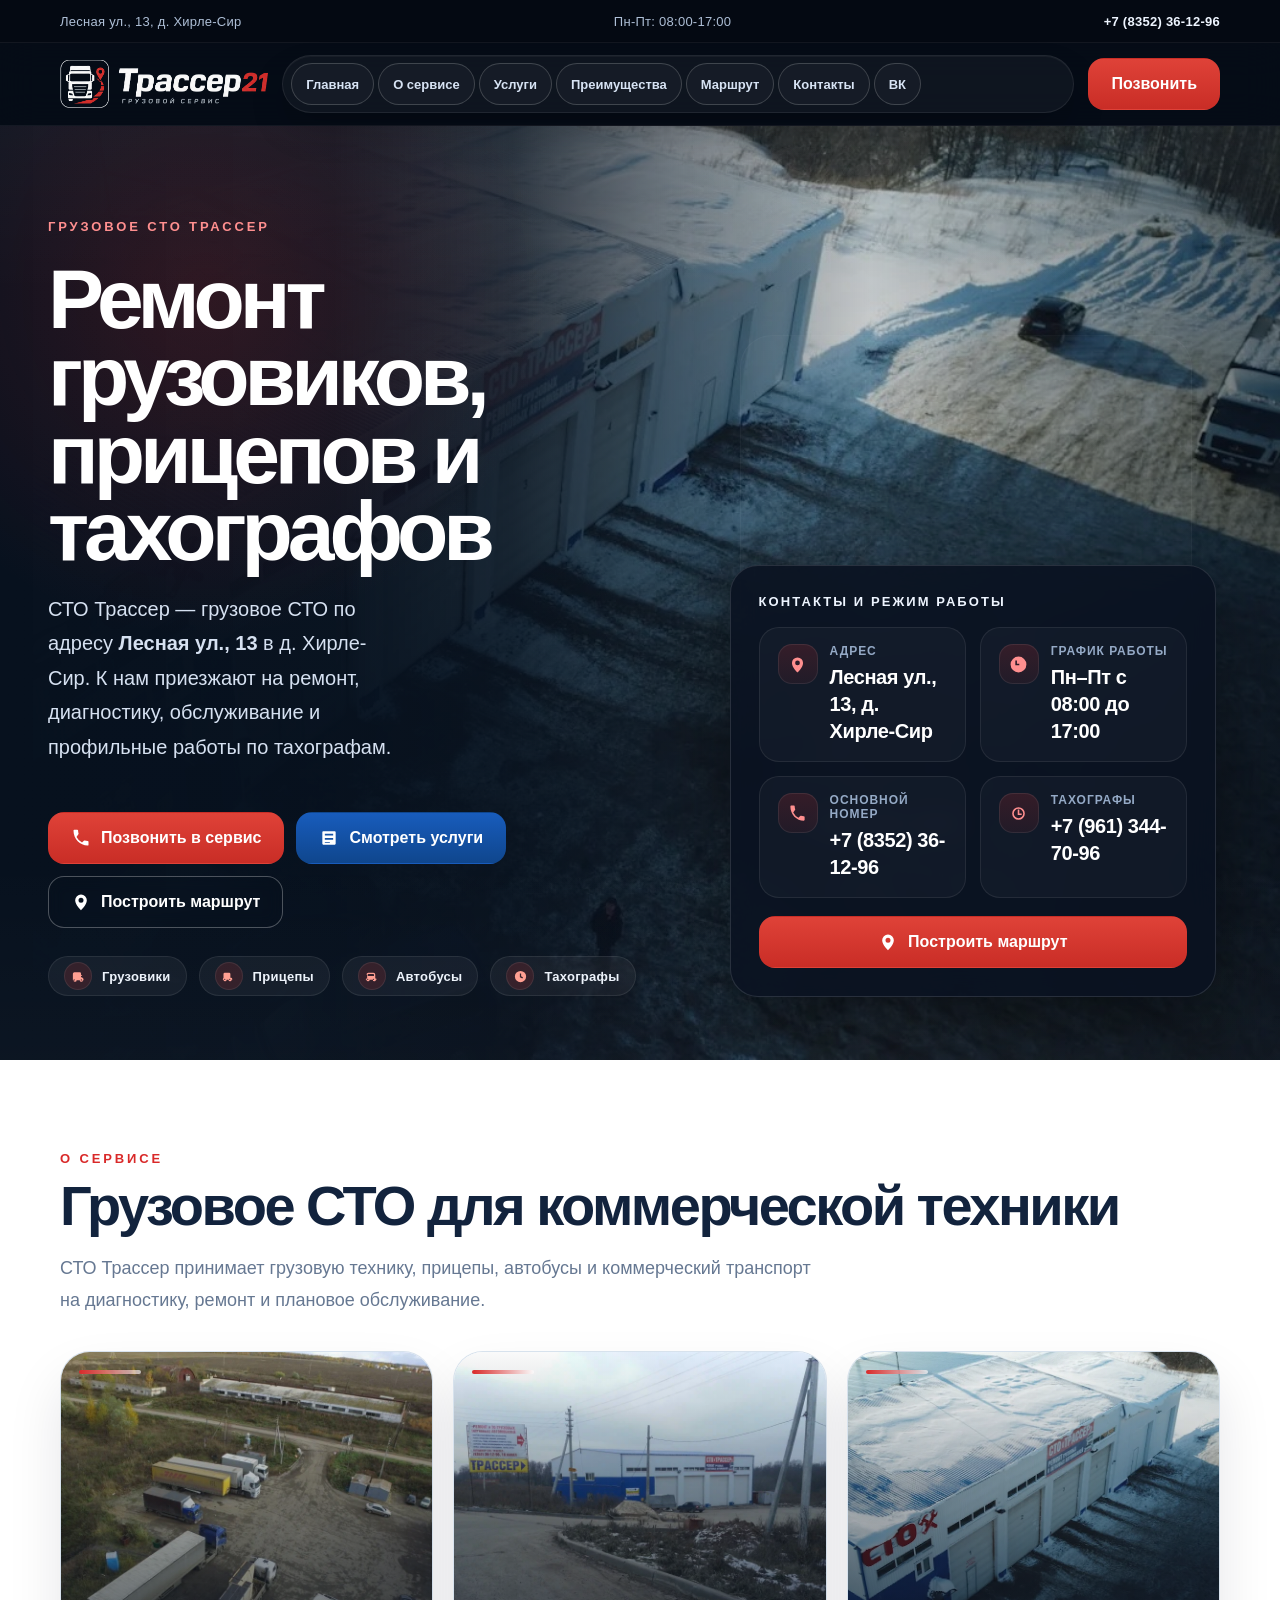
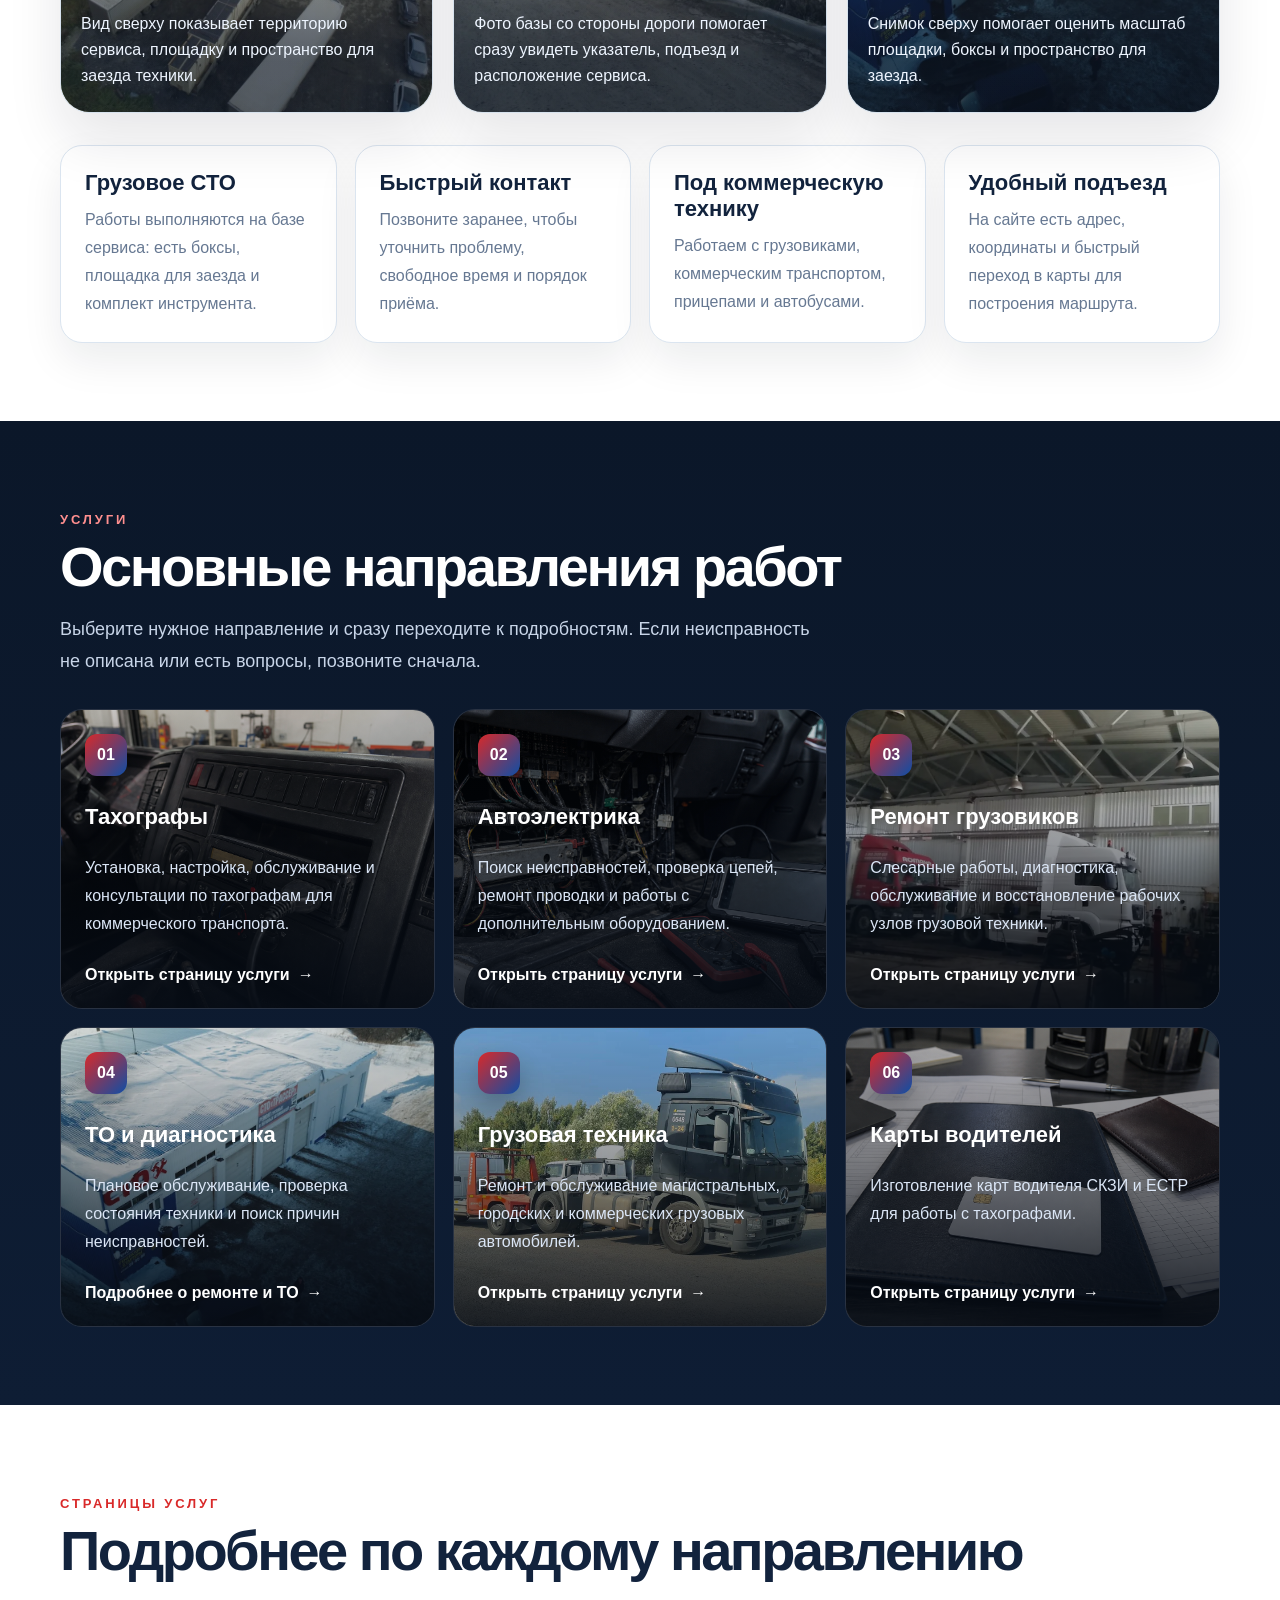
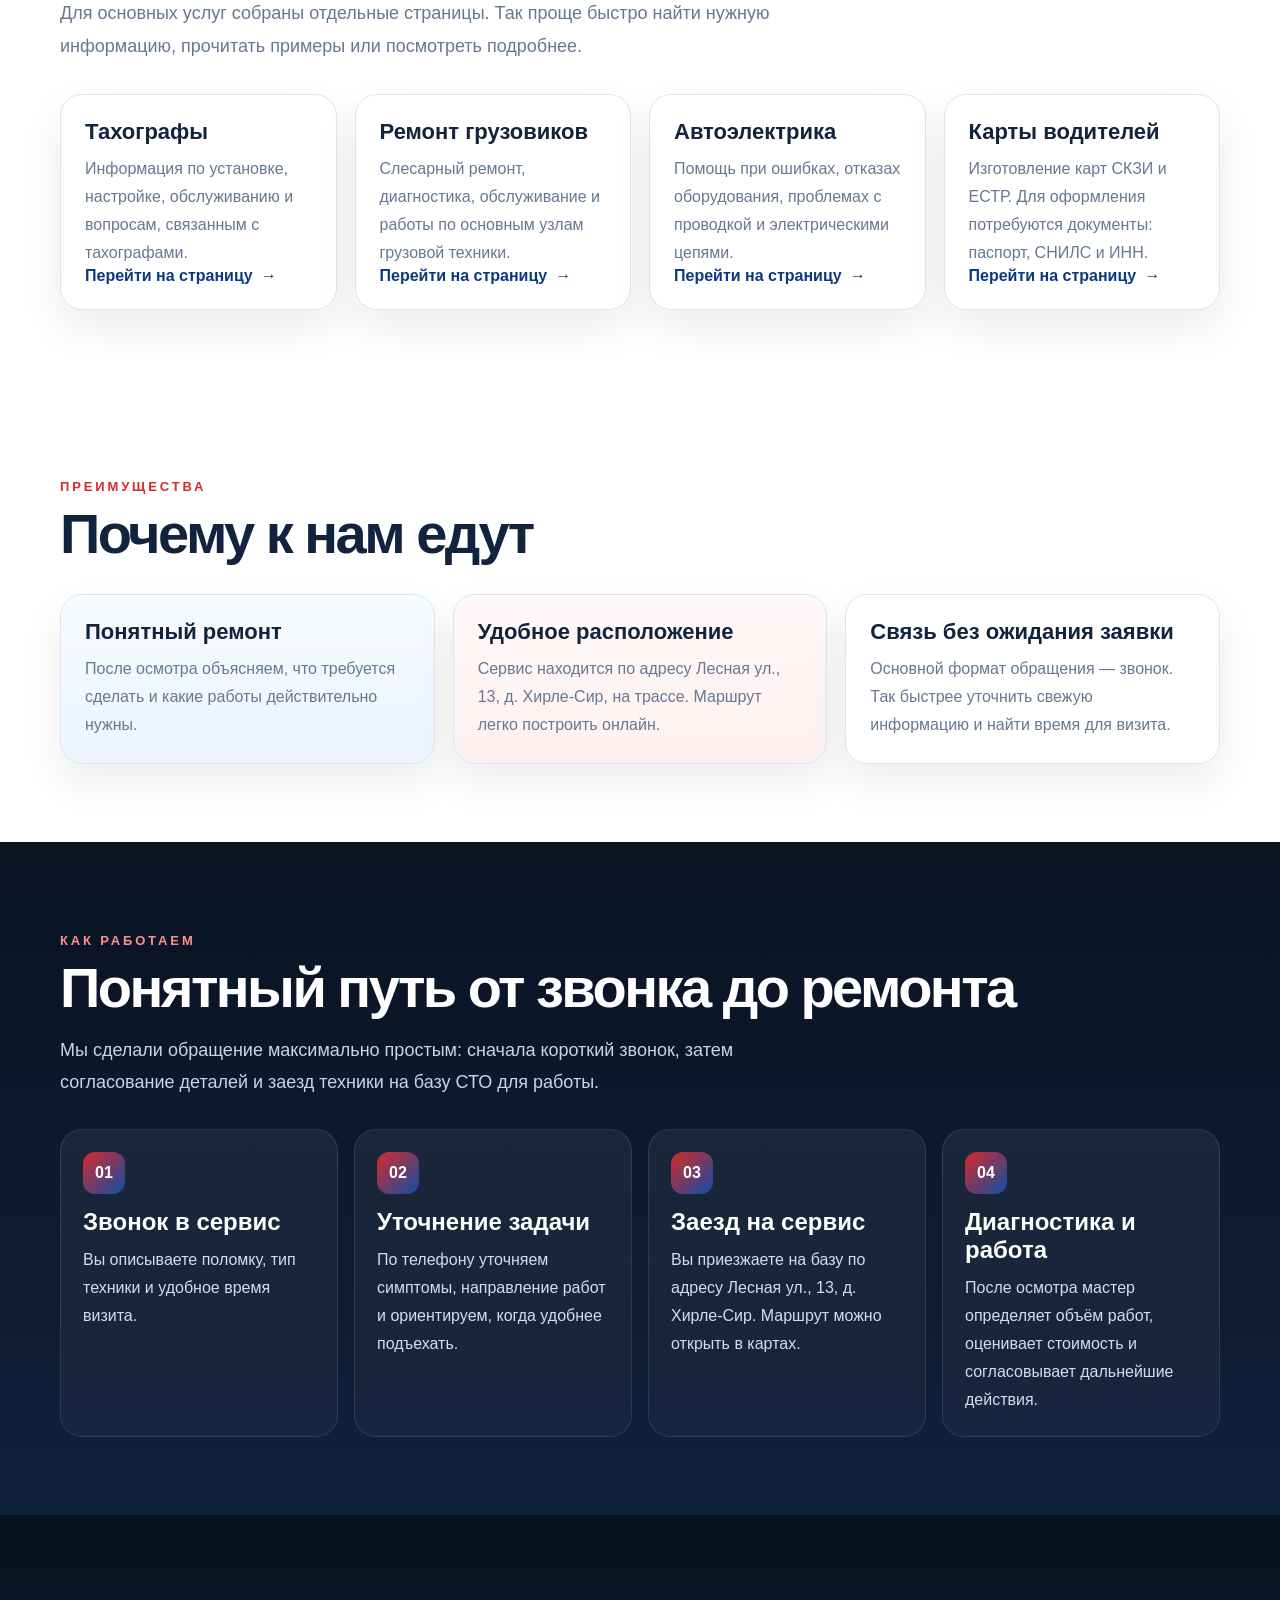
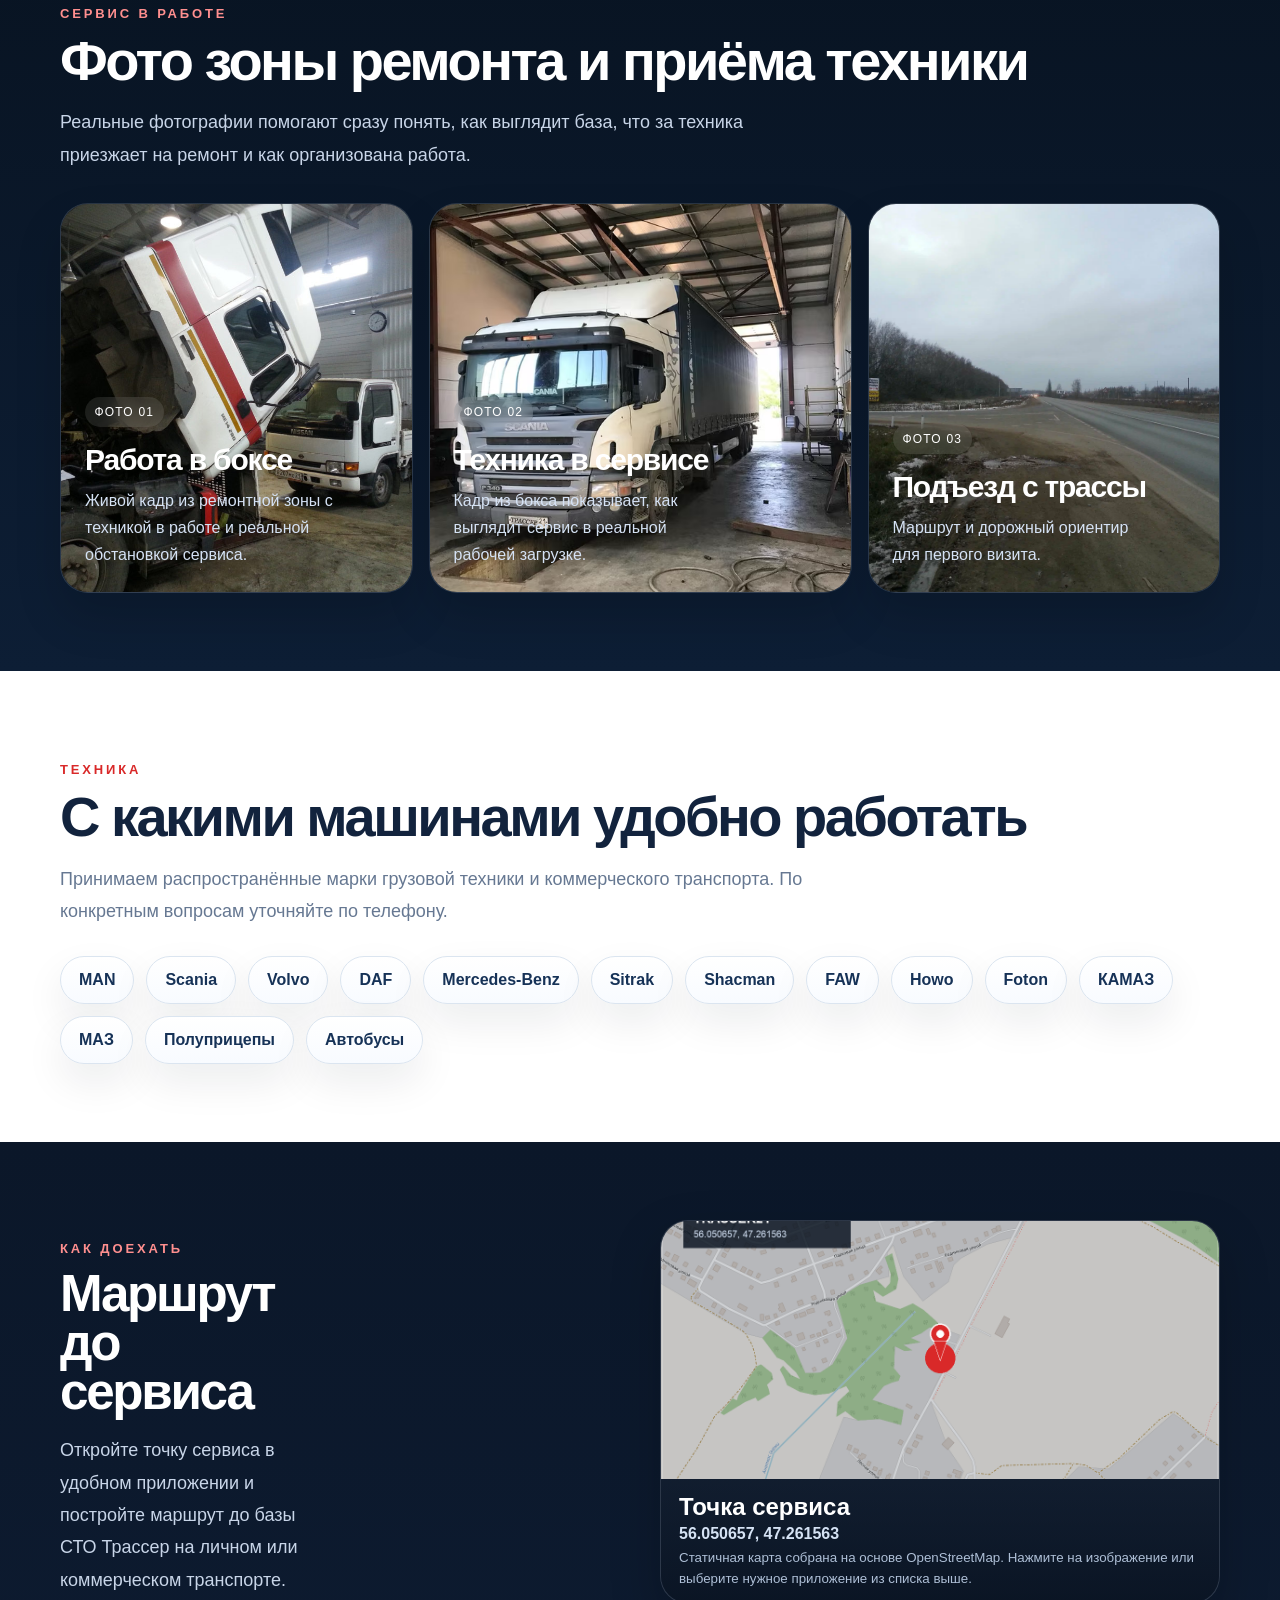
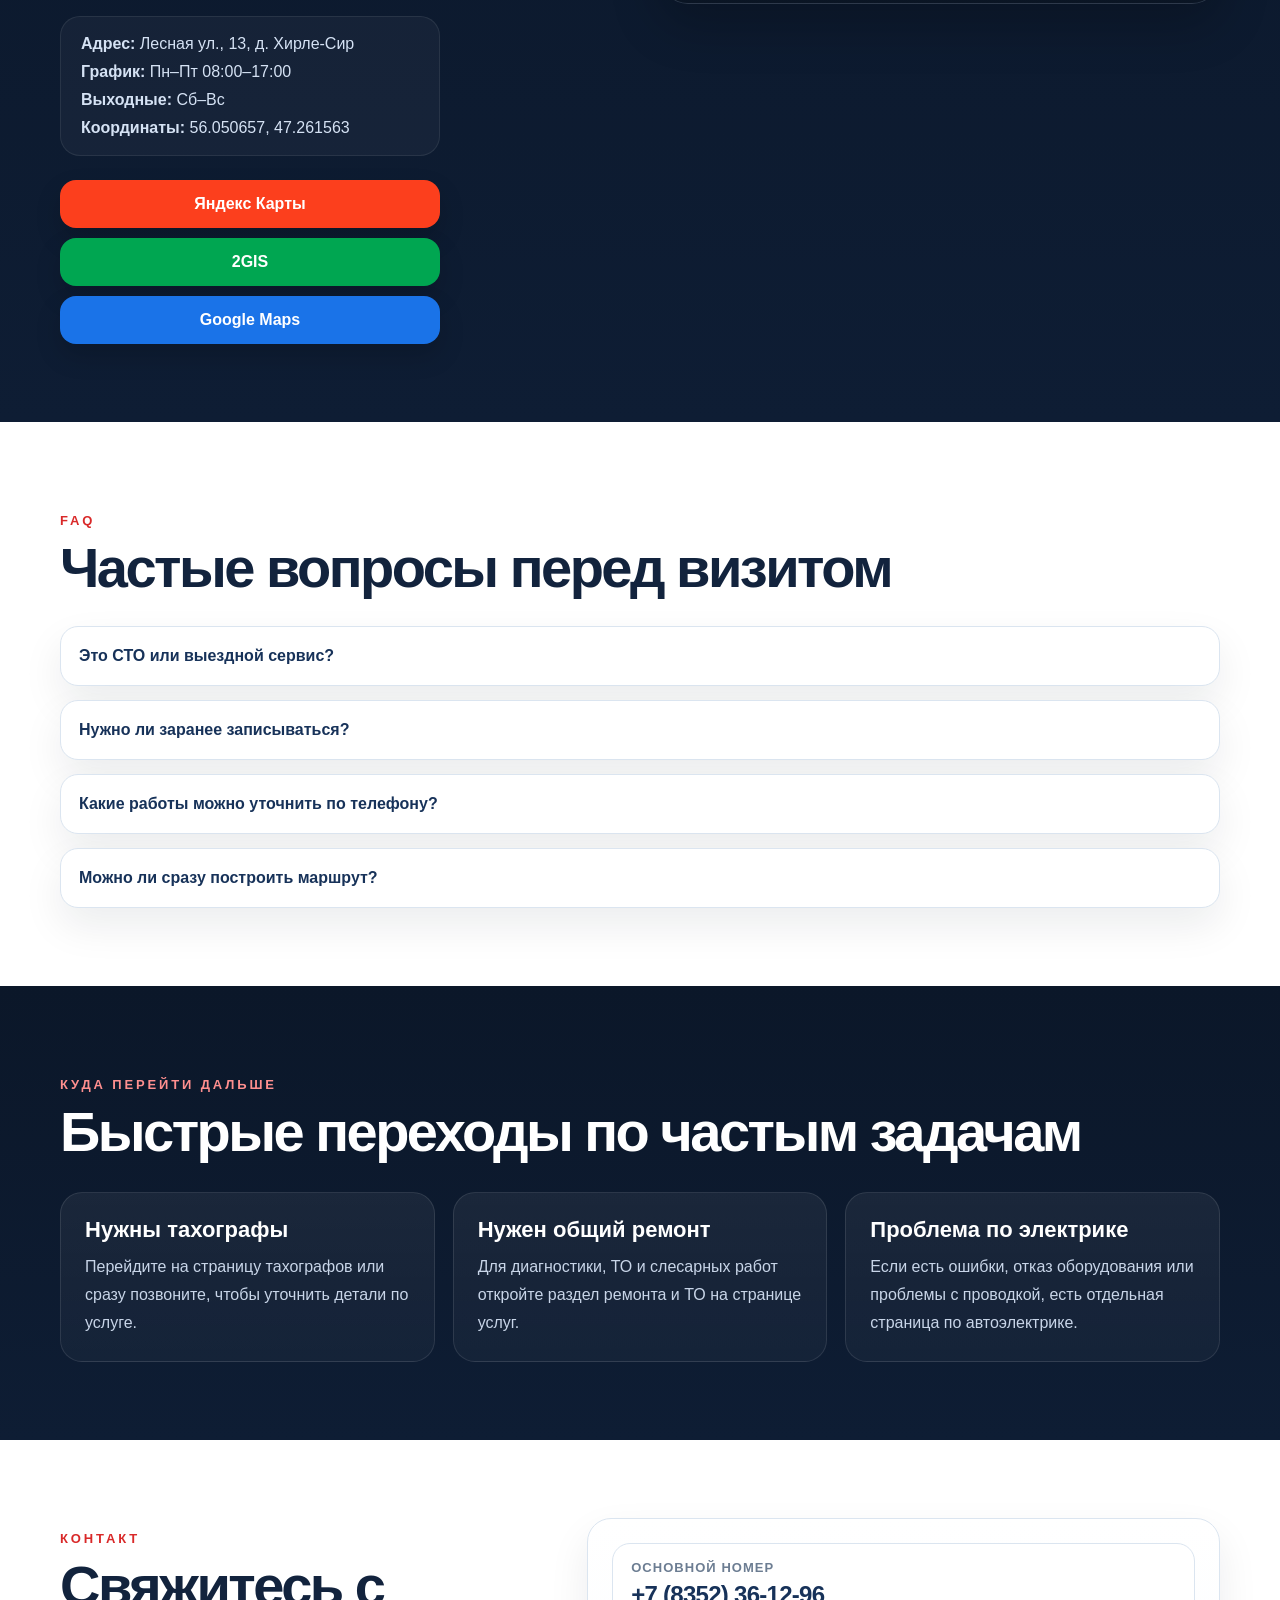
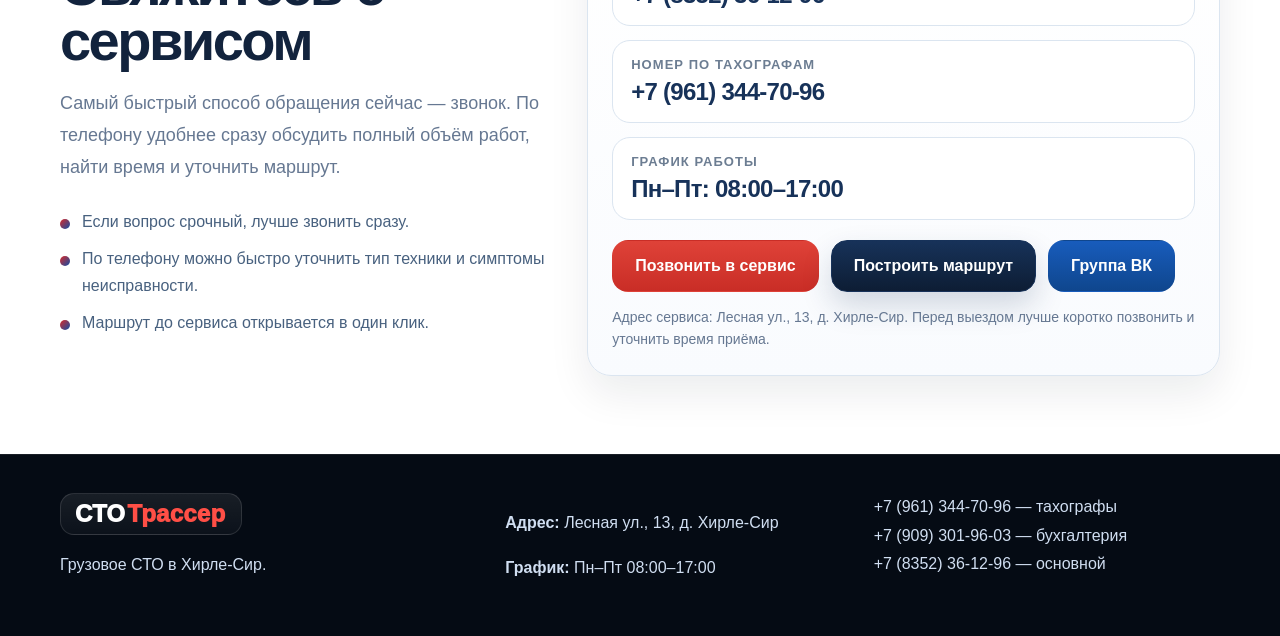
<file: index.html>
<!doctype html>
<html lang="ru">
<head>
  <meta charset="UTF-8" />
  <meta name="viewport" content="width=device-width, initial-scale=1.0" />
  <title>СТО Трассер — грузовое СТО в Хирле-Сир</title>
  <meta name="description" content="Грузовое СТО Трассер: ремонт грузовиков, прицепов, автобусов, тахографы и карты водителя. Адрес: Лесная ул., 13, д. Хирле-Сир." />
  <meta name="format-detection" content="telephone=yes" />
  <meta property="og:title" content="СТО Трассер — грузовое СТО в Хирле-Сир" />
  <meta property="og:description" content="Грузовое СТО: ремонт, диагностика, обслуживание, тахографы, карты водителей и автоэлектрика." />
  <meta property="og:type" content="website" />
  <meta property="og:locale" content="ru_RU" />
  <meta property="og:url" content="https://trasser21.ru/" />
  <meta name="theme-color" content="#07111e" />
  <link rel="icon" type="image/png" href="assets/trasser21-favicon.png" />
  <link rel="shortcut icon" type="image/png" href="assets/trasser21-favicon.png" />
  <link rel="apple-touch-icon" href="assets/trasser21-favicon.png" />
  <script async src="https://www.googletagmanager.com/gtag/js?id=G-8RPGZBW94L"></script>
  <script>
    window.dataLayer = window.dataLayer || [];
    function gtag(){dataLayer.push(arguments);}
    gtag('js', new Date());
    gtag('config', 'G-8RPGZBW94L');
  </script>
  <script type="text/javascript">
    (function(m,e,t,r,i,k,a){
      m[i]=m[i]||function(){(m[i].a=m[i].a||[]).push(arguments)};
      m[i].l=1*new Date();
      for (var j = 0; j < document.scripts.length; j++) {
        if (document.scripts[j].src === r) { return; }
      }
      k=e.createElement(t),a=e.getElementsByTagName(t)[0],k.async=1,k.src=r,a.parentNode.insertBefore(k,a);
    })(window, document, "script", "https://mc.yandex.ru/metrika/tag.js", "ym");

    ym(110105073, "init", {
      clickmap:true,
      trackLinks:true,
      accurateTrackBounce:true,
      webvisor:true
    });
  </script>
  <noscript><div><img src="https://mc.yandex.ru/watch/110105073" style="position:absolute; left:-9999px;" alt="" /></div></noscript>
  <link rel="stylesheet" href="styles.css" />
  <script type="application/ld+json">
    {
      "@context": "https://schema.org",
      "@type": "AutoRepair",
      "name": "СТО Трассер",
      "description": "Грузовое СТО. Ремонт грузовиков, прицепов и автобусов, тахографы и автоэлектрика.",
      "telephone": ["+78352361296", "+79613447096", "+79093019603"],
      "address": {
        "@type": "PostalAddress",
        "streetAddress": "Лесная ул., 13",
        "addressLocality": "д. Хирле-Сир",
        "addressCountry": "RU"
      },
      "openingHours": "Mo-Fr 08:00-17:00",
      "areaServed": "Чувашская Республика",
      "url": "https://trasser21.ru/"
    }
  </script>
</head>
<body>
  <div class="topbar">
    <div class="container topbar__inner">
      <span>Лесная ул., 13, д. Хирле-Сир</span>
      <span>Пн-Пт: 08:00-17:00</span>
      <a href="tel:+78352361296">+7 (8352) 36-12-96</a>
    </div>
  </div>

  <header class="header">
    <div class="container header__inner">
      <a class="logo" href="#top" aria-label="СТО Трассер">
        <img src="assets/trasser21-header-logo-white.png" alt="Трассер21 Грузовой сервис" width="807" height="186" />
      </a>
      <nav class="nav" id="nav">
        <a href="index.html">Главная</a>
        <a href="#about">О сервисе</a>
        <a href="#services">Услуги</a>
        <a href="#advantages">Преимущества</a>
        <a href="#route">Маршрут</a>
        <a href="#contacts">Контакты</a>
        <a class="nav__vk" target="_blank" rel="noopener" href="https://vk.com/trasser21">ВК</a>
      </nav>
      <a class="btn btn--red header__cta" href="tel:+78352361296">Позвонить</a>
      <button class="burger" id="burger" aria-label="Открыть меню">☰</button>
    </div>
  </header>

  <main id="top">
    <section class="hero">
      <div class="hero__inner">
        <div class="hero__content">
          <p class="eyebrow">ГРУЗОВОЕ СТО ТРАССЕР</p>
          <h1>Ремонт грузовиков, прицепов и тахографов</h1>
          <p class="hero__text">
            СТО Трассер — грузовое СТО по адресу <strong>Лесная ул., 13</strong> в д. Хирле-Сир.
            К нам приезжают на ремонт, диагностику, обслуживание и профильные работы по тахографам.
          </p>
          <div class="hero__actions">
            <a class="btn btn--red" href="tel:+78352361296">
              <span class="hero-inline-icon" aria-hidden="true">
                <svg viewBox="0 0 24 24" focusable="false">
                  <path d="M6.62 10.79a15.05 15.05 0 0 0 6.59 6.59l2.2-2.2a1 1 0 0 1 1.01-.24c1.11.37 2.3.56 3.58.56a1 1 0 0 1 1 1V20a1 1 0 0 1-1 1C10.85 21 3 13.15 3 3a1 1 0 0 1 1-1h3.5a1 1 0 0 1 1 1c0 1.28.19 2.47.56 3.58a1 1 0 0 1-.24 1.01z" fill="currentColor"/>
                </svg>
              </span>
              <span>Позвонить в сервис</span>
            </a>
            <a class="btn btn--blue" href="#services">
              <span class="hero-inline-icon" aria-hidden="true">
                <svg viewBox="0 0 24 24" focusable="false">
                  <path d="M5 4h14a1 1 0 0 1 1 1v14a1 1 0 0 1-1 1H5a1 1 0 0 1-1-1V5a1 1 0 0 1 1-1zm2 3v2h10V7H7zm0 5v2h10v-2H7zm0 5v1h6v-1H7z" fill="currentColor"/>
                </svg>
              </span>
              <span>Смотреть услуги</span>
            </a>
            <a class="btn btn--ghost" target="_blank" rel="noopener" href="https://yandex.ru/maps/?text=Лесная%20ул.%2C%2013%2C%20д.%20Хирле-Сир">
              <span class="hero-inline-icon" aria-hidden="true">
                <svg viewBox="0 0 24 24" focusable="false">
                  <path d="M12 22s7-6.2 7-12a7 7 0 1 0-14 0c0 5.8 7 12 7 12zm0-9a3 3 0 1 1 0-6 3 3 0 0 1 0 6z" fill="currentColor"/>
                </svg>
              </span>
              <span>Построить маршрут</span>
            </a>
          </div>
          <div class="hero__badges" aria-label="Быстрые ориентиры">
            <span>
              <span class="hero-badge__icon" aria-hidden="true">
                <svg viewBox="0 0 24 24" focusable="false">
                  <path d="M3 7.5A2.5 2.5 0 0 1 5.5 5H14a2 2 0 0 1 2 2v6h1.4l1.9 1.9A2 2 0 0 1 20 16.3V18h-1a2.5 2.5 0 0 1-5 0H9a2.5 2.5 0 0 1-5 0H3V7.5zm2 9a1 1 0 1 0 0 2 1 1 0 0 0 0-2zm11.5 0a1 1 0 1 0 0 2 1 1 0 0 0 0-2zM16 9v2h2.1l-1.2-1.2A1 1 0 0 0 16.2 9H16z" fill="currentColor"/>
                </svg>
              </span>
              <span>Грузовики</span>
            </span>
            <span>
              <span class="hero-badge__icon" aria-hidden="true">
                <svg viewBox="0 0 24 24" focusable="false">
                  <path d="M4 8a2 2 0 0 1 2-2h7a2 2 0 0 1 2 2v6h1a2 2 0 0 1 2 2v1h-1a2.5 2.5 0 0 1-5 0H9a2.5 2.5 0 0 1-5 0H3v-1a2 2 0 0 1 1-1.73V8zm2 7.5a1 1 0 1 0 0 2 1 1 0 0 0 0-2zm8 0a1 1 0 1 0 0 2 1 1 0 0 0 0-2z" fill="currentColor"/>
                </svg>
              </span>
              <span>Прицепы</span>
            </span>
            <span>
              <span class="hero-badge__icon" aria-hidden="true">
                <svg viewBox="0 0 24 24" focusable="false">
                  <path d="M4 9a3 3 0 0 1 3-3h8a3 3 0 0 1 3 3v6h1a1 1 0 0 1 1 1v1h-1a2.5 2.5 0 0 1-5 0H9a2.5 2.5 0 0 1-5 0H3v-1a1 1 0 0 1 1-1h1V9zm2 0v2h10V9a1 1 0 0 0-1-1H7a1 1 0 0 0-1 1zm0 6.5a1 1 0 1 0 0 2 1 1 0 0 0 0-2zm9 0a1 1 0 1 0 0 2 1 1 0 0 0 0-2z" fill="currentColor"/>
                </svg>
              </span>
              <span>Автобусы</span>
            </span>
            <span>
              <span class="hero-badge__icon" aria-hidden="true">
                <svg viewBox="0 0 24 24" focusable="false">
                  <path d="M12 3a9 9 0 1 1 0 18 9 9 0 0 1 0-18zm1 4h-2v6l4 2 1-1.73-3-1.52V7z" fill="currentColor"/>
                </svg>
              </span>
              <span>Тахографы</span>
            </span>
          </div>
        </div>

        <figure
          class="hero__visual"
          data-lightbox
          data-lightbox-src="assets/hero-sto.jpg"
          data-lightbox-caption="СТО Трассер с видом сверху"
          role="button"
          tabindex="0"
          aria-label="Открыть фото сервиса"
        >
          <figcaption class="hero__visual-caption">
            <span class="hero-inline-icon hero-inline-icon--small" aria-hidden="true">
              <svg viewBox="0 0 24 24" focusable="false">
                <path d="M21 19l-4.35-4.35a7 7 0 1 0-1.41 1.41L19 21zM5 10a5 5 0 1 1 10 0A5 5 0 0 1 5 10z" fill="currentColor"/>
              </svg>
            </span>
            <span>Открыть фото сервиса</span>
          </figcaption>
        </figure>

        <aside class="hero-contact-card">
          <p class="hero-contact-card__title">Контакты и режим работы</p>
          <div class="hero-contact-card__grid">
            <article class="hero-contact-card__item">
              <span class="hero-contact-card__icon" aria-hidden="true">
                <svg viewBox="0 0 24 24" focusable="false">
                  <path d="M12 22s7-6.2 7-12a7 7 0 1 0-14 0c0 5.8 7 12 7 12zm0-9a3 3 0 1 1 0-6 3 3 0 0 1 0 6z" fill="currentColor"/>
                </svg>
              </span>
              <div class="hero-contact-card__meta">
                <span>Адрес</span>
                <strong>Лесная ул., 13, д. Хирле-Сир</strong>
              </div>
            </article>
            <article class="hero-contact-card__item">
              <span class="hero-contact-card__icon" aria-hidden="true">
                <svg viewBox="0 0 24 24" focusable="false">
                  <path d="M12 2a10 10 0 1 0 10 10A10 10 0 0 0 12 2zm1 11h-5V7h2v4h3z" fill="currentColor"/>
                </svg>
              </span>
              <div class="hero-contact-card__meta">
                <span>График работы</span>
                <strong>Пн–Пт с 08:00 до 17:00</strong>
              </div>
            </article>
            <article class="hero-contact-card__item">
              <span class="hero-contact-card__icon" aria-hidden="true">
                <svg viewBox="0 0 24 24" focusable="false">
                  <path d="M6.62 10.79a15.05 15.05 0 0 0 6.59 6.59l2.2-2.2a1 1 0 0 1 1.01-.24c1.11.37 2.3.56 3.58.56a1 1 0 0 1 1 1V20a1 1 0 0 1-1 1C10.85 21 3 13.15 3 3a1 1 0 0 1 1-1h3.5a1 1 0 0 1 1 1c0 1.28.19 2.47.56 3.58a1 1 0 0 1-.24 1.01z" fill="currentColor"/>
                </svg>
              </span>
              <div class="hero-contact-card__meta">
                <span>Основной номер</span>
                <a href="tel:+78352361296">+7 (8352) 36-12-96</a>
              </div>
            </article>
            <article class="hero-contact-card__item">
              <span class="hero-contact-card__icon" aria-hidden="true">
                <svg viewBox="0 0 24 24" focusable="false">
                  <path d="M12 4a8 8 0 1 1-8 8 8 8 0 0 1 8-8zm0 2a6 6 0 1 0 6 6 6 6 0 0 0-6-6zm1 1v5h3v2h-5V7z" fill="currentColor"/>
                </svg>
              </span>
              <div class="hero-contact-card__meta">
                <span>Тахографы</span>
                <a href="tel:+79613447096">+7 (961) 344-70-96</a>
              </div>
            </article>
          </div>
          <a class="btn btn--red hero-contact-card__route" target="_blank" rel="noopener" href="https://yandex.ru/maps/?text=Лесная%20ул.%2C%2013%2C%20д.%20Хирле-Сир">
            <span class="hero-inline-icon" aria-hidden="true">
              <svg viewBox="0 0 24 24" focusable="false">
                <path d="M12 22s7-6.2 7-12a7 7 0 1 0-14 0c0 5.8 7 12 7 12zm0-9a3 3 0 1 1 0-6 3 3 0 0 1 0 6z" fill="currentColor"/>
              </svg>
            </span>
            <span>Построить маршрут</span>
          </a>
        </aside>
      </div>
    </section>

    <section class="section section--light" id="about">
      <div class="container">
        <p class="eyebrow eyebrow--red">О сервисе</p>
        <h2>Грузовое СТО для коммерческой техники</h2>
        <p class="section__lead">СТО Трассер принимает грузовую технику, прицепы, автобусы и коммерческий транспорт на диагностику, ремонт и плановое обслуживание.</p>
        <div class="service-photos">
          <figure
            class="service-photos__item"
            data-lightbox
            data-lightbox-src="assets/service-aerial.webp"
            data-lightbox-caption="СТО Трассер с видом сверху"
            role="button"
            tabindex="0"
            aria-label="Открыть фото сервиса сверху"
          >
            <img class="service-photos__image service-photos__image--aerial-classic" src="assets/service-aerial.webp" alt="СТО Трассер с видом сверху" />
            <figcaption>Вид сверху показывает территорию сервиса, площадку и пространство для заезда техники.</figcaption>
          </figure>
          <figure
            class="service-photos__item"
            data-lightbox
            data-lightbox-src="assets/service-base.webp"
            data-lightbox-caption="База СТО Трассер со стороны дороги"
            role="button"
            tabindex="0"
            aria-label="Открыть фото базы со стороны дороги"
          >
            <img class="service-photos__image service-photos__image--base-angle" src="assets/service-base.webp" alt="База СТО Трассер со стороны дороги" />
            <figcaption>Фото базы со стороны дороги помогает сразу увидеть указатель, подъезд и расположение сервиса.</figcaption>
          </figure>
          <figure
            class="service-photos__item"
            data-lightbox
            data-lightbox-src="assets/service-exterior-aerial-new.webp"
            data-lightbox-caption="Территория сервиса СТО Трассер сверху"
            role="button"
            tabindex="0"
            aria-label="Открыть фото территории сервиса сверху"
          >
            <img class="service-photos__image service-photos__image--aerial-new" src="assets/service-exterior-aerial-new.webp" alt="Территория сервиса СТО Трассер сверху" />
            <figcaption>Снимок сверху помогает оценить масштаб площадки, боксы и пространство для заезда.</figcaption>
          </figure>
        </div>
        <div class="cards cards--4">
          <article class="card"><h3>Грузовое СТО</h3><p>Работы выполняются на базе сервиса: есть боксы, площадка для заезда и комплект инструмента.</p></article>
          <article class="card"><h3>Быстрый контакт</h3><p>Позвоните заранее, чтобы уточнить проблему, свободное время и порядок приёма.</p></article>
          <article class="card"><h3>Под коммерческую технику</h3><p>Работаем с грузовиками, коммерческим транспортом, прицепами и автобусами.</p></article>
          <article class="card"><h3>Удобный подъезд</h3><p>На сайте есть адрес, координаты и быстрый переход в карты для построения маршрута.</p></article>
        </div>
      </div>
    </section>

    <section class="section section--dark" id="services">
      <div class="container">
        <p class="eyebrow">Услуги</p>
        <h2>Основные направления работ</h2>
        <p class="section__lead section__lead--dark">Выберите нужное направление и сразу переходите к подробностям. Если неисправность не описана или есть вопросы, позвоните сначала.</p>
        <div class="cards cards--3">
          <article class="card card--dark card--service card--service-photo card--service-tachographs">
            <span class="num">01</span>
            <h3>Тахографы</h3>
            <p>Установка, настройка, обслуживание и консультации по тахографам для коммерческого транспорта.</p>
            <a class="text-link" href="services/tachographs.html">Открыть страницу услуги</a>
          </article>
          <article class="card card--dark card--service card--service-photo card--service-autoelectric">
            <span class="num">02</span>
            <h3>Автоэлектрика</h3>
            <p>Поиск неисправностей, проверка цепей, ремонт проводки и работы с дополнительным оборудованием.</p>
            <a class="text-link" href="services/autoelectric.html">Открыть страницу услуги</a>
          </article>
          <article class="card card--dark card--service card--service-photo card--service-truck-repair">
            <span class="num">03</span>
            <h3>Ремонт грузовиков</h3>
            <p>Слесарные работы, диагностика, обслуживание и восстановление рабочих узлов грузовой техники.</p>
            <a class="text-link" href="services/truck-repair.html">Открыть страницу услуги</a>
          </article>
          <article class="card card--dark card--service card--service-photo card--service-maintenance">
            <span class="num">04</span>
            <h3>ТО и диагностика</h3>
            <p>Плановое обслуживание, проверка состояния техники и поиск причин неисправностей.</p>
            <a class="text-link" href="services/truck-repair.html">Подробнее о ремонте и ТО</a>
          </article>
          <article class="card card--dark card--service card--service-photo card--service-trucks">
            <span class="num">05</span>
            <h3>Грузовая техника</h3>
            <p>Ремонт и обслуживание магистральных, городских и коммерческих грузовых автомобилей.</p>
            <a class="text-link" href="services/truck-repair.html">Открыть страницу услуги</a>
          </article>
          <article class="card card--dark card--service card--service-photo card--service-driver-cards">
            <span class="num">06</span>
            <h3>Карты водителей</h3>
            <p>Изготовление карт водителя СКЗИ и ЕСТР для работы с тахографами.</p>
            <a class="text-link" href="services/driver-cards.html">Открыть страницу услуги</a>
          </article>
        </div>
      </div>
    </section>

    <section class="section section--light" id="service-pages">
      <div class="container">
        <p class="eyebrow eyebrow--red">Страницы услуг</p>
        <h2>Подробнее по каждому направлению</h2>
        <p class="section__lead">Для основных услуг собраны отдельные страницы. Так проще быстро найти нужную информацию, прочитать примеры или посмотреть подробнее.</p>
        <div class="cards cards--4">
          <article class="card">
            <h3>Тахографы</h3>
            <p>Информация по установке, настройке, обслуживанию и вопросам, связанным с тахографами.</p>
            <a class="text-link" href="services/tachographs.html">Перейти на страницу</a>
          </article>
          <article class="card">
            <h3>Ремонт грузовиков</h3>
            <p>Слесарный ремонт, диагностика, обслуживание и работы по основным узлам грузовой техники.</p>
            <a class="text-link" href="services/truck-repair.html">Перейти на страницу</a>
          </article>
          <article class="card">
            <h3>Автоэлектрика</h3>
            <p>Помощь при ошибках, отказах оборудования, проблемах с проводкой и электрическими цепями.</p>
            <a class="text-link" href="services/autoelectric.html">Перейти на страницу</a>
          </article>
          <article class="card">
            <h3>Карты водителей</h3>
            <p>Изготовление карт СКЗИ и ЕСТР. Для оформления потребуются документы: паспорт, СНИЛС и ИНН.</p>
            <a class="text-link" href="services/driver-cards.html">Перейти на страницу</a>
          </article>
        </div>
      </div>
    </section>

    <section class="section section--light" id="advantages">
      <div class="container">
        <p class="eyebrow eyebrow--red">Преимущества</p>
        <h2>Почему к нам едут</h2>
        <div class="cards cards--3">
          <article class="card card--accent-blue"><h3>Понятный ремонт</h3><p>После осмотра объясняем, что требуется сделать и какие работы действительно нужны.</p></article>
          <article class="card card--accent-red"><h3>Удобное расположение</h3><p>Сервис находится по адресу Лесная ул., 13, д. Хирле-Сир, на трассе. Маршрут легко построить онлайн.</p></article>
          <article class="card"><h3>Связь без ожидания заявки</h3><p>Основной формат обращения — звонок. Так быстрее уточнить свежую информацию и найти время для визита.</p></article>
        </div>
      </div>
    </section>

    <section class="section section--process">
      <div class="container">
        <p class="eyebrow">Как работаем</p>
        <h2>Понятный путь от звонка до ремонта</h2>
        <p class="section__lead section__lead--dark">Мы сделали обращение максимально простым: сначала короткий звонок, затем согласование деталей и заезд техники на базу СТО для работы.</p>
        <div class="process-grid">
          <article class="process-card">
            <span class="num">01</span>
            <h3>Звонок в сервис</h3>
            <p>Вы описываете поломку, тип техники и удобное время визита.</p>
          </article>
          <article class="process-card">
            <span class="num">02</span>
            <h3>Уточнение задачи</h3>
            <p>По телефону уточняем симптомы, направление работ и ориентируем, когда удобнее подъехать.</p>
          </article>
          <article class="process-card">
            <span class="num">03</span>
            <h3>Заезд на сервис</h3>
            <p>Вы приезжаете на базу по адресу Лесная ул., 13, д. Хирле-Сир. Маршрут можно открыть в картах.</p>
          </article>
          <article class="process-card">
            <span class="num">04</span>
            <h3>Диагностика и работа</h3>
            <p>После осмотра мастер определяет объём работ, оценивает стоимость и согласовывает дальнейшие действия.</p>
          </article>
        </div>
      </div>
    </section>

    <section class="section section--photo" id="gallery">
      <div class="container">
        <p class="eyebrow">Сервис в работе</p>
        <h2>Фото зоны ремонта и приёма техники</h2>
        <p class="section__lead section__lead--dark">Реальные фотографии помогают сразу понять, как выглядит база, что за техника приезжает на ремонт и как организована работа.</p>
        <div class="gallery">
          <article
            class="gallery__card gallery__card--photo"
            data-lightbox
            data-lightbox-src="assets/service-bay-engine.jpg"
            data-lightbox-caption="Ремонтный бокс СТО Трассер с техникой в работе"
            role="button"
            tabindex="0"
            aria-label="Открыть фото ремонтного бокса"
          >
            <img class="gallery__image gallery__image--interior" src="assets/service-bay-engine.jpg" alt="Грузовая техника в ремонтном боксе СТО Трассер в процессе ремонта" />
            <div class="gallery__content">
              <span>Фото 01</span>
              <strong>Работа в боксе</strong>
              <p>Живой кадр из ремонтной зоны с техникой в работе и реальной обстановкой сервиса.</p>
            </div>
          </article>
          <article
            class="gallery__card gallery__card--wide gallery__card--photo"
            data-lightbox
            data-lightbox-src="assets/service-bay-scania.png"
            data-lightbox-caption="Грузовик Scania в рабочем боксе СТО Трассер"
            role="button"
            tabindex="0"
            aria-label="Открыть фото грузовика в рабочем боксе"
          >
            <img class="gallery__image gallery__image--truck-bay" src="assets/service-bay-scania.png" alt="Грузовик Scania в рабочем боксе СТО Трассер" />
            <div class="gallery__content">
              <span>Фото 02</span>
              <strong>Техника в сервисе</strong>
              <p>Кадр из бокса показывает, как выглядит сервис в реальной рабочей загрузке.</p>
            </div>
          </article>
          <article
            class="gallery__card gallery__card--photo"
            data-lightbox
            data-lightbox-src="assets/service-road.webp"
            data-lightbox-caption="Подъезд к сервису СТО Трассер со стороны трассы"
            role="button"
            tabindex="0"
            aria-label="Открыть фото подъезда к сервису"
          >
            <img class="gallery__image gallery__image--road" src="assets/service-road.webp" alt="Подъезд к сервису СТО Трассер со стороны трассы" />
            <div class="gallery__content">
              <span>Фото 03</span>
              <strong>Подъезд с трассы</strong>
              <p>Маршрут и дорожный ориентир для первого визита.</p>
            </div>
          </article>
        </div>
      </div>
    </section>

    <section class="section section--light" id="brands">
      <div class="container">
        <p class="eyebrow eyebrow--red">Техника</p>
        <h2>С какими машинами удобно работать</h2>
        <p class="section__lead">Принимаем распространённые марки грузовой техники и коммерческого транспорта. По конкретным вопросам уточняйте по телефону.</p>
        <div class="brand-list" aria-label="Примеры техники">
          <span>MAN</span>
          <span>Scania</span>
          <span>Volvo</span>
          <span>DAF</span>
          <span>Mercedes-Benz</span>
          <span>Sitrak</span>
          <span>Shacman</span>
          <span>FAW</span>
          <span>Howo</span>
          <span>Foton</span>
          <span>КАМАЗ</span>
          <span>МАЗ</span>
          <span>Полуприцепы</span>
          <span>Автобусы</span>
        </div>
      </div>
    </section>

    <section class="section section--dark" id="route">
      <div class="container route">
        <div class="route__content">
          <p class="eyebrow">Как доехать</p>
          <h2>Маршрут до сервиса</h2>
          <p class="section__lead section__lead--dark">Откройте точку сервиса в удобном приложении и постройте маршрут до базы СТО Трассер на личном или коммерческом транспорте.</p>
          <div class="route__info">
            <p><strong>Адрес:</strong> Лесная ул., 13, д. Хирле-Сир</p>
            <p><strong>График:</strong> Пн–Пт 08:00–17:00</p>
            <p><strong>Выходные:</strong> Сб–Вс</p>
            <p><strong>Координаты:</strong> 56.050657, 47.261563</p>
          </div>
          <div class="map-links" aria-label="Переход в картографические приложения">
            <a class="map-link-chip map-link-chip--yandex" target="_blank" rel="noopener" href="https://yandex.ru/maps/?pt=47.261563,56.050657&z=17&l=map">Яндекс Карты</a>
            <a class="map-link-chip map-link-chip--2gis" target="_blank" rel="noopener" href="https://2gis.ru/geo/47.26144%2C56.050625?m=47.26144%2C56.050625%2F17">2GIS</a>
            <a class="map-link-chip map-link-chip--google" target="_blank" rel="noopener" href="https://www.google.com/maps/search/?api=1&query=56.050657,47.261563">Google Maps</a>
          </div>
        </div>
        <figure class="route-map-card">
          <a class="route-map-card__link" target="_blank" rel="noopener" href="https://yandex.ru/maps/?pt=47.261563,56.050657&z=17&l=map">
            <img class="route-map-card__image" src="assets/service-location-map.png" alt="Статичная карта с точкой сервиса СТО Трассер по координатам" />
          </a>
          <figcaption class="route-map-card__caption">
            <strong>Точка сервиса</strong>
            <span>56.050657, 47.261563</span>
            <small>Статичная карта собрана на основе OpenStreetMap. Нажмите на изображение или выберите нужное приложение из списка выше.</small>
          </figcaption>
        </figure>
      </div>
    </section>

    <section class="section section--light" id="faq">
      <div class="container">
        <p class="eyebrow eyebrow--red">FAQ</p>
        <h2>Частые вопросы перед визитом</h2>
        <div class="faq">
          <details class="faq__item">
            <summary>Это СТО или выездной сервис?</summary>
            <p>Основные работы выполняются на базе СТО по адресу Лесная ул., 13, д. Хирле-Сир. Также возможна выездная диагностика при необходимости.</p>
          </details>
          <details class="faq__item">
            <summary>Нужно ли заранее записываться?</summary>
            <p>Лучше позвонить заранее, чтобы уточнить загрузку сервиса и удобное время приёма техники.</p>
          </details>
          <details class="faq__item">
            <summary>Какие работы можно уточнить по телефону?</summary>
            <p>По телефону удобно обсудить симптомы неисправности, тип техники, желаемое время визита и первичную оценку направления ремонта.</p>
          </details>
          <details class="faq__item">
            <summary>Можно ли сразу построить маршрут?</summary>
            <p>Да, на странице есть отдельные кнопки для открытия точки в Яндекс Картах, 2GIS и Google Maps.</p>
          </details>
        </div>
      </div>
    </section>

    <section class="section section--dark">
      <div class="container">
        <p class="eyebrow">Куда перейти дальше</p>
        <h2>Быстрые переходы по частым задачам</h2>
        <div class="cards cards--3">
          <article class="card card--dark"><h3>Нужны тахографы</h3><p>Перейдите на страницу тахографов или сразу позвоните, чтобы уточнить детали по услуге.</p></article>
          <article class="card card--dark"><h3>Нужен общий ремонт</h3><p>Для диагностики, ТО и слесарных работ откройте раздел ремонта и ТО на странице услуг.</p></article>
          <article class="card card--dark"><h3>Проблема по электрике</h3><p>Если есть ошибки, отказ оборудования или проблемы с проводкой, есть отдельная страница по автоэлектрике.</p></article>
        </div>
      </div>
    </section>

    <section class="section section--light" id="request">
      <div class="container request">
        <div>
          <p class="eyebrow eyebrow--red">Контакт</p>
          <h2>Свяжитесь с сервисом</h2>
          <p class="section__lead">Самый быстрый способ обращения сейчас — звонок. По телефону удобнее сразу обсудить полный объём работ, найти время и уточнить маршрут.</p>
          <ul class="request__notes">
            <li>Если вопрос срочный, лучше звонить сразу.</li>
            <li>По телефону можно быстро уточнить тип техники и симптомы неисправности.</li>
            <li>Маршрут до сервиса открывается в один клик.</li>
          </ul>
        </div>
        <div class="contact-panel">
          <div class="contact-panel__item">
            <span>Основной номер</span>
            <a href="tel:+78352361296">+7 (8352) 36-12-96</a>
          </div>
          <div class="contact-panel__item">
            <span>Номер по тахографам</span>
            <a href="tel:+79613447096">+7 (961) 344-70-96</a>
          </div>
          <div class="contact-panel__item">
            <span>График работы</span>
            <strong>Пн–Пт: 08:00–17:00</strong>
          </div>
          <div class="contact-panel__actions">
            <a class="btn btn--red" href="tel:+78352361296">Позвонить в сервис</a>
            <a class="btn btn--light" target="_blank" rel="noopener" href="https://yandex.ru/maps/?text=Лесная%20ул.%2C%2013%2C%20д.%20Хирле-Сир">Построить маршрут</a>
            <a class="btn btn--vk" target="_blank" rel="noopener" href="https://vk.com/trasser21">Группа ВК</a>
          </div>
          <p class="form__hint">Адрес сервиса: Лесная ул., 13, д. Хирле-Сир. Перед выездом лучше коротко позвонить и уточнить время приёма.</p>
        </div>
      </div>
    </section>
  </main>

  <footer class="footer" id="contacts">
    <div class="container footer__grid">
      <div><strong class="footer__brand">СТО <span>Трассер</span></strong><p>Грузовое СТО в Хирле-Сир.</p></div>
      <div><p><strong>Адрес:</strong> Лесная ул., 13, д. Хирле-Сир</p><p><strong>График:</strong> Пн–Пт 08:00–17:00</p></div>
      <div><a href="tel:+79613447096">+7 (961) 344-70-96 — тахографы</a><a href="tel:+79093019603">+7 (909) 301-96-03 — бухгалтерия</a><a href="tel:+78352361296">+7 (8352) 36-12-96 — основной</a></div>
    </div>
  </footer>

  <div class="lightbox" id="lightbox" hidden>
    <div class="lightbox__dialog" role="dialog" aria-modal="true" aria-label="Просмотр фото">
      <button class="lightbox__close" type="button" data-lightbox-close aria-label="Закрыть фото">Закрыть</button>
      <img class="lightbox__image" id="lightbox-image" alt="" />
      <p class="lightbox__caption" id="lightbox-caption"></p>
    </div>
  </div>

  <a class="mobile-call" href="tel:+78352361296">Позвонить</a>
  <script src="script.js"></script>
</body>
</html>
</file>
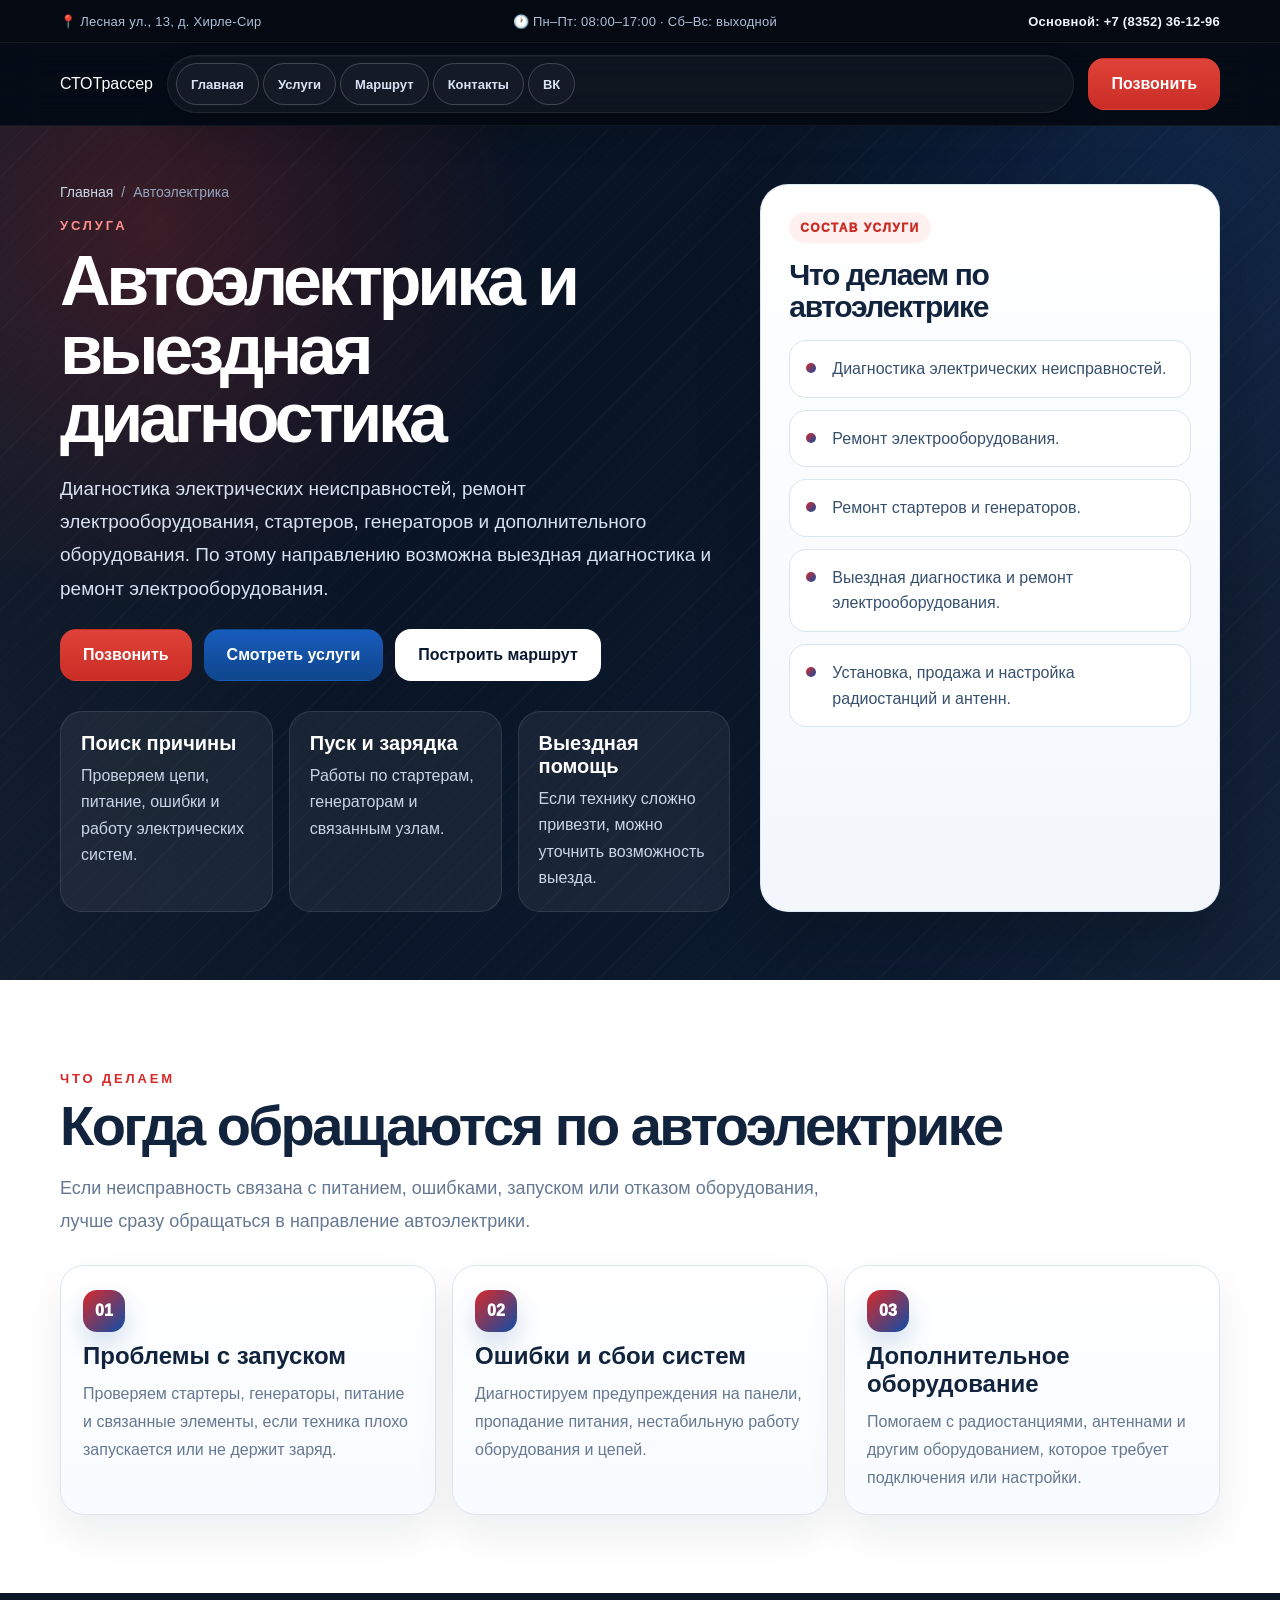
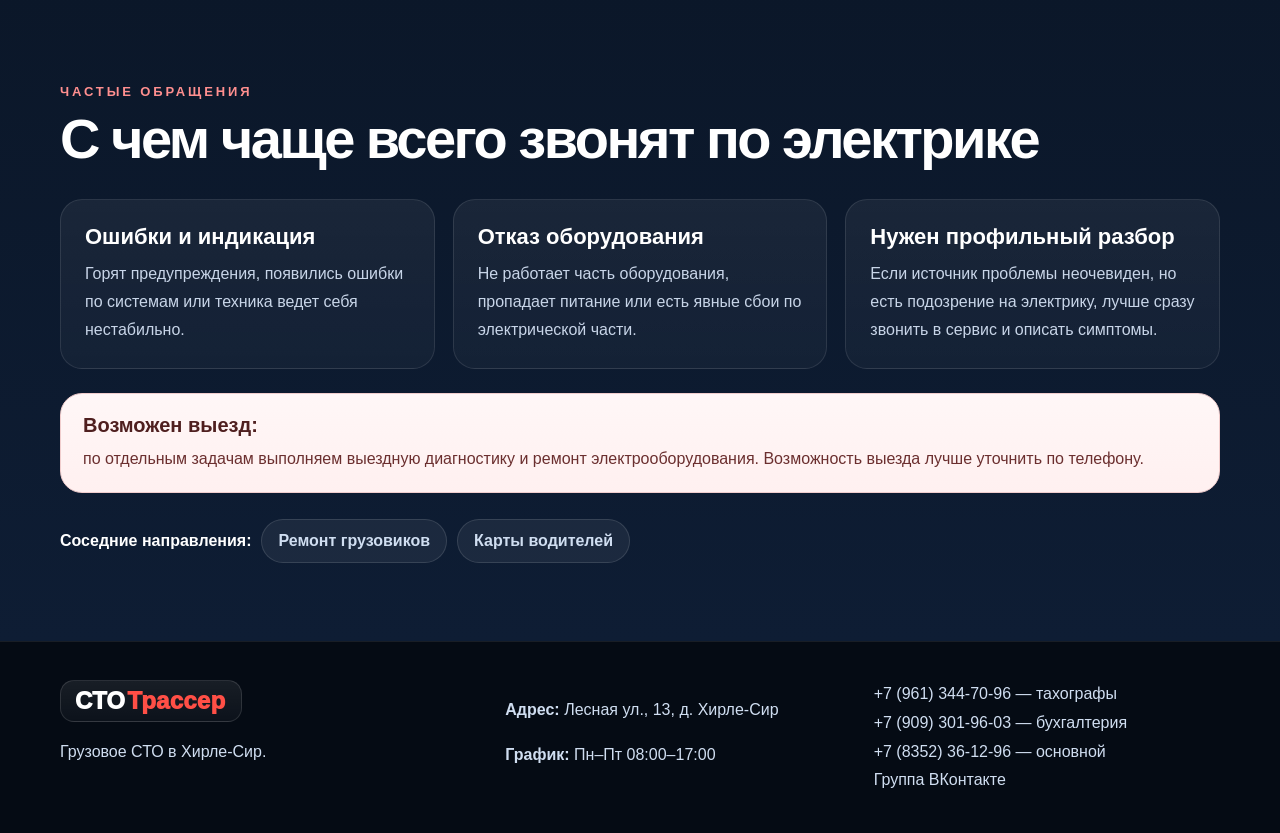
<file: services/autoelectric.html>
<!doctype html>
<html lang="ru">
<head>
  <meta charset="UTF-8" />
  <meta name="viewport" content="width=device-width, initial-scale=1.0" />
  <title>Автоэлектрика — СТО Трассер</title>
  <meta name="description" content="СТО Трассер: автоэлектрика для грузовиков, прицепов и автобусов. Возможна выездная диагностика и ремонт электрооборудования." />
  <script async src="https://www.googletagmanager.com/gtag/js?id=G-8RPGZBW94L"></script>
  <script>
    window.dataLayer = window.dataLayer || [];
    function gtag(){dataLayer.push(arguments);}
    gtag('js', new Date());
    gtag('config', 'G-8RPGZBW94L');
  </script>
  <script type="text/javascript">
    (function(m,e,t,r,i,k,a){
      m[i]=m[i]||function(){(m[i].a=m[i].a||[]).push(arguments)};
      m[i].l=1*new Date();
      for (var j = 0; j < document.scripts.length; j++) {
        if (document.scripts[j].src === r) { return; }
      }
      k=e.createElement(t),a=e.getElementsByTagName(t)[0],k.async=1,k.src=r,a.parentNode.insertBefore(k,a);
    })(window, document, "script", "https://mc.yandex.ru/metrika/tag.js", "ym");

    ym(110105073, "init", {
      clickmap:true,
      trackLinks:true,
      accurateTrackBounce:true,
      webvisor:true
    });
  </script>
  <noscript><div><img src="https://mc.yandex.ru/watch/110105073" style="position:absolute; left:-9999px;" alt="" /></div></noscript>
  <link rel="stylesheet" href="../styles.css" />
</head>
<body>
  <div class="topbar">
    <div class="container topbar__inner">
      <span>📍 Лесная ул., 13, д. Хирле-Сир</span>
      <span>🕐 Пн–Пт: 08:00–17:00 · Сб–Вс: выходной</span>
      <a href="tel:+78352361296">Основной: +7 (8352) 36-12-96</a>
    </div>
  </div>

  <header class="header">
    <div class="container header__inner">
      <a class="logo" href="../index.html">СТО <span>Трассер</span></a>
      <nav class="nav" id="nav">
        <a href="../index.html">Главная</a>
        <a href="../index.html#services">Услуги</a>
        <a href="../index.html#route">Маршрут</a>
        <a href="../index.html#contacts">Контакты</a>
        <a target="_blank" rel="noopener" href="https://vk.com/trasser21">ВК</a>
      </nav>
      <a class="btn btn--red header__cta" href="tel:+78352361296">Позвонить</a>
      <button class="burger" id="burger" aria-label="Открыть меню">☰</button>
    </div>
  </header>

  <main>
    <section class="service-hero">
      <div class="container service-hero__grid">
        <div>
          <div class="breadcrumbs"><a href="../index.html">Главная</a><span>/</span><span>Автоэлектрика</span></div>
          <p class="eyebrow">Услуга</p>
          <h1>Автоэлектрика и выездная диагностика</h1>
          <p class="service-hero__lead">Диагностика электрических неисправностей, ремонт электрооборудования, стартеров, генераторов и дополнительного оборудования. По этому направлению возможна выездная диагностика и ремонт электрооборудования.</p>
          <div class="service-hero__actions">
            <a class="btn btn--red" href="tel:+78352361296">Позвонить</a>
            <a class="btn btn--blue" href="../index.html#services">Смотреть услуги</a>
            <a class="btn btn--light" href="../index.html#route">Построить маршрут</a>
          </div>
          <div class="service-highlight">
            <article><strong>Поиск причины</strong><span>Проверяем цепи, питание, ошибки и работу электрических систем.</span></article>
            <article><strong>Пуск и зарядка</strong><span>Работы по стартерам, генераторам и связанным узлам.</span></article>
            <article><strong>Выездная помощь</strong><span>Если технику сложно привезти, можно уточнить возможность выезда.</span></article>
          </div>
        </div>
        <aside class="service-panel">
          <h2>Что делаем по автоэлектрике</h2>
          <ul>
            <li>Диагностика электрических неисправностей.</li>
            <li>Ремонт электрооборудования.</li>
            <li>Ремонт стартеров и генераторов.</li>
            <li>Выездная диагностика и ремонт электрооборудования.</li>
            <li>Установка, продажа и настройка радиостанций и антенн.</li>
          </ul>
        </aside>
      </div>
    </section>

    <section class="section section--light">
      <div class="container">
        <p class="eyebrow eyebrow--red">Что делаем</p>
        <h2>Когда обращаются по автоэлектрике</h2>
        <p class="section__lead">Если неисправность связана с питанием, ошибками, запуском или отказом оборудования, лучше сразу обращаться в направление автоэлектрики.</p>
        <div class="service-list">
          <article><h3>Проблемы с запуском</h3><p>Проверяем стартеры, генераторы, питание и связанные элементы, если техника плохо запускается или не держит заряд.</p></article>
          <article><h3>Ошибки и сбои систем</h3><p>Диагностируем предупреждения на панели, пропадание питания, нестабильную работу оборудования и цепей.</p></article>
          <article><h3>Дополнительное оборудование</h3><p>Помогаем с радиостанциями, антеннами и другим оборудованием, которое требует подключения или настройки.</p></article>
        </div>
      </div>
    </section>

    <section class="section section--dark">
      <div class="container">
        <p class="eyebrow">Частые обращения</p>
        <h2>С чем чаще всего звонят по электрике</h2>
        <div class="cards cards--3">
          <article class="card card--dark"><h3>Ошибки и индикация</h3><p>Горят предупреждения, появились ошибки по системам или техника ведет себя нестабильно.</p></article>
          <article class="card card--dark"><h3>Отказ оборудования</h3><p>Не работает часть оборудования, пропадает питание или есть явные сбои по электрической части.</p></article>
          <article class="card card--dark"><h3>Нужен профильный разбор</h3><p>Если источник проблемы неочевиден, но есть подозрение на электрику, лучше сразу звонить в сервис и описать симптомы.</p></article>
        </div>
        <div class="service-alert">
          <strong>Возможен выезд:</strong>
          <span>по отдельным задачам выполняем выездную диагностику и ремонт электрооборудования. Возможность выезда лучше уточнить по телефону.</span>
        </div>
        <div class="related-services">
          <strong>Соседние направления:</strong>
          <a href="truck-repair.html">Ремонт грузовиков</a>
          <a href="driver-cards.html">Карты водителей</a>
        </div>
      </div>
    </section>
  </main>

  <footer class="footer" id="contacts">
    <div class="container footer__grid">
      <div><strong class="footer__brand">СТО <span>Трассер</span></strong><p>Грузовое СТО в Хирле-Сир.</p></div>
      <div><p><strong>Адрес:</strong> Лесная ул., 13, д. Хирле-Сир</p><p><strong>График:</strong> Пн–Пт 08:00–17:00</p></div>
      <div><a href="tel:+79613447096">+7 (961) 344-70-96 — тахографы</a><a href="tel:+79093019603">+7 (909) 301-96-03 — бухгалтерия</a><a href="tel:+78352361296">+7 (8352) 36-12-96 — основной</a><a target="_blank" rel="noopener" href="https://vk.com/trasser21">Группа ВКонтакте</a></div>
    </div>
  </footer>

  <a class="mobile-call" href="tel:+78352361296">Позвонить</a>
  <script src="../script.js"></script>
</body>
</html>
</file>
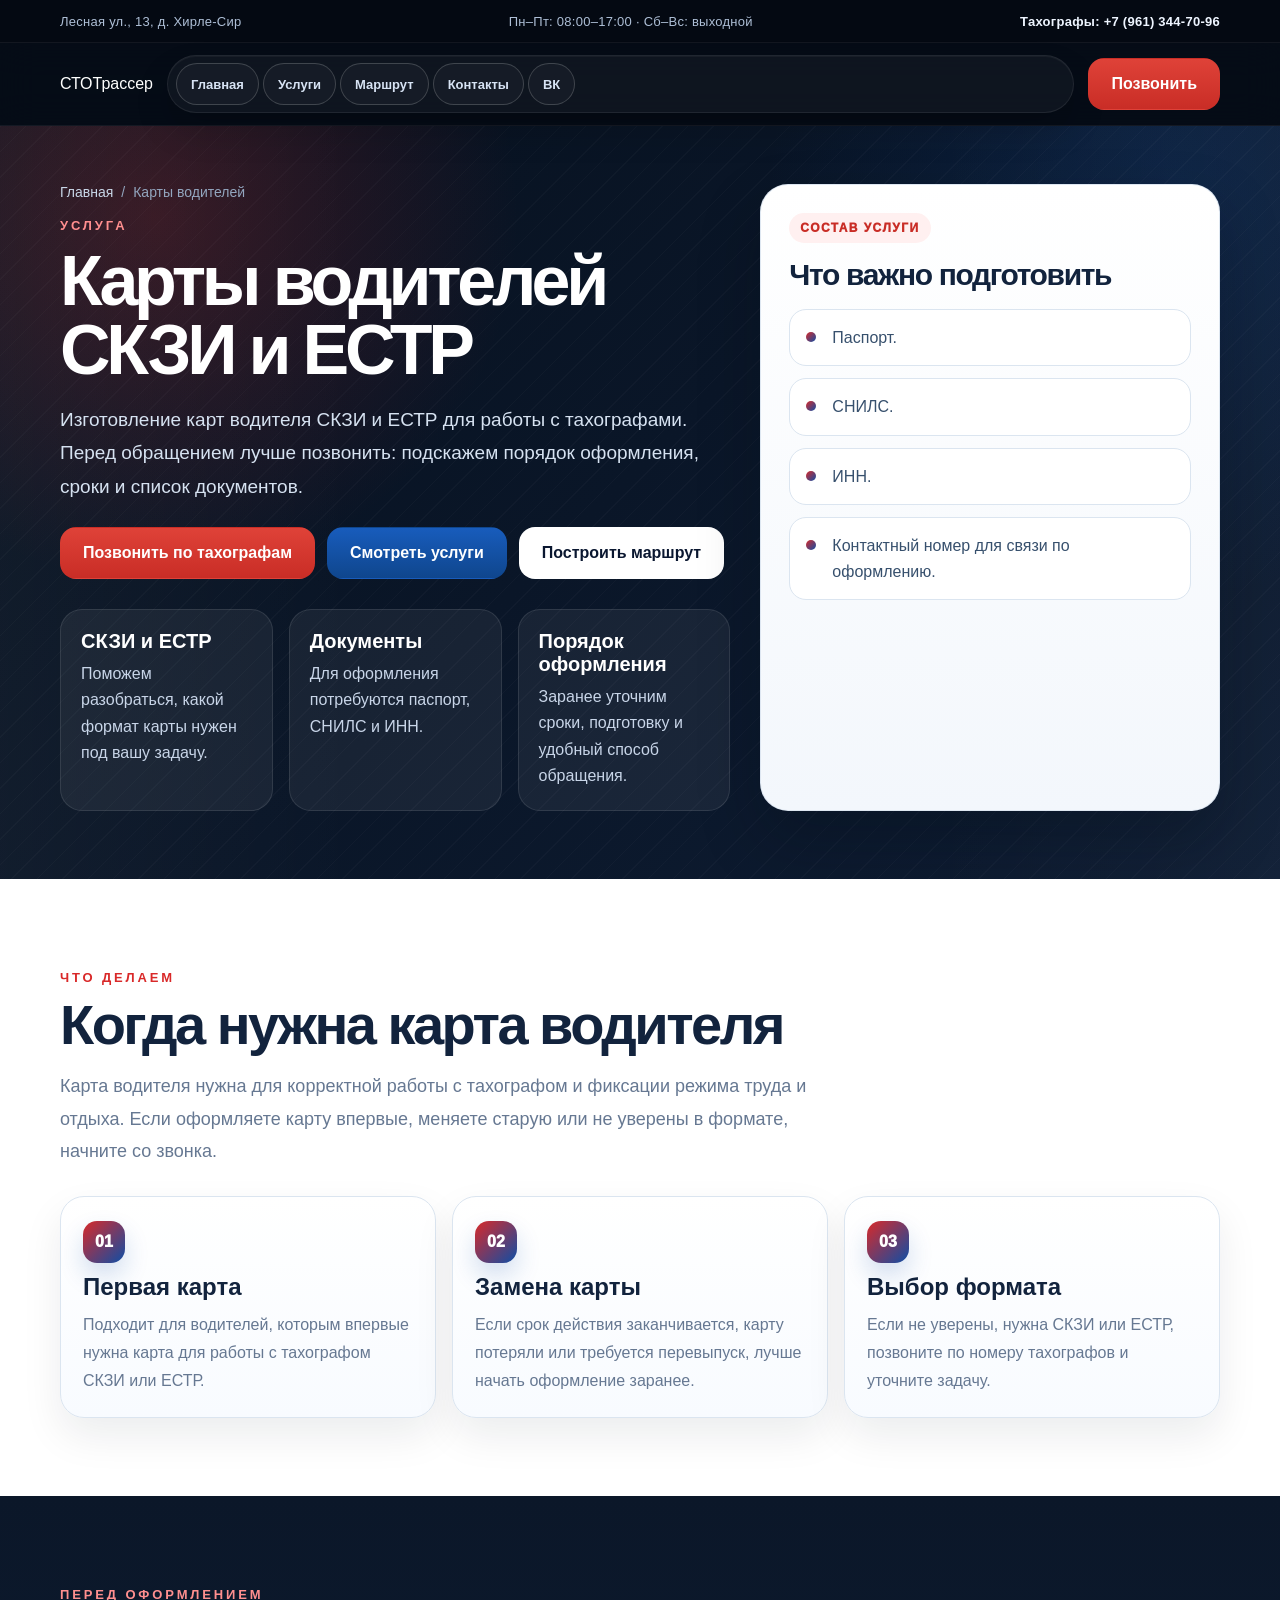
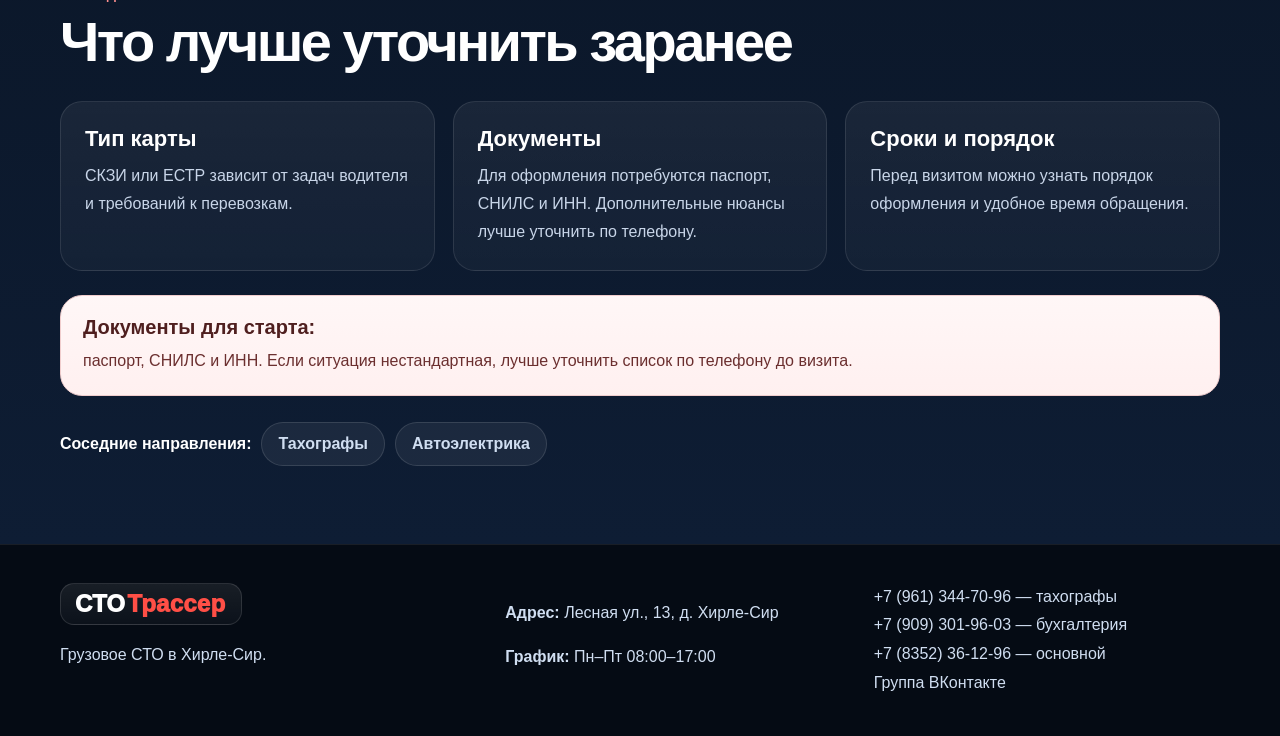
<file: services/driver-cards.html>
<!doctype html>
<html lang="ru">
<head>
  <meta charset="UTF-8" />
  <meta name="viewport" content="width=device-width, initial-scale=1.0" />
  <title>Карты водителей СКЗИ и ЕСТР — СТО Трассер</title>
  <meta name="description" content="СТО Трассер: изготовление карт водителя СКЗИ и ЕСТР для тахографов. Для оформления потребуются паспорт, СНИЛС и ИНН." />
  <script async src="https://www.googletagmanager.com/gtag/js?id=G-8RPGZBW94L"></script>
  <script>
    window.dataLayer = window.dataLayer || [];
    function gtag(){dataLayer.push(arguments);}
    gtag('js', new Date());
    gtag('config', 'G-8RPGZBW94L');
  </script>
  <script type="text/javascript">
    (function(m,e,t,r,i,k,a){
      m[i]=m[i]||function(){(m[i].a=m[i].a||[]).push(arguments)};
      m[i].l=1*new Date();
      for (var j = 0; j < document.scripts.length; j++) {
        if (document.scripts[j].src === r) { return; }
      }
      k=e.createElement(t),a=e.getElementsByTagName(t)[0],k.async=1,k.src=r,a.parentNode.insertBefore(k,a);
    })(window, document, "script", "https://mc.yandex.ru/metrika/tag.js", "ym");

    ym(110105073, "init", {
      clickmap:true,
      trackLinks:true,
      accurateTrackBounce:true,
      webvisor:true
    });
  </script>
  <noscript><div><img src="https://mc.yandex.ru/watch/110105073" style="position:absolute; left:-9999px;" alt="" /></div></noscript>
  <link rel="stylesheet" href="../styles.css" />
</head>
<body>
  <div class="topbar">
    <div class="container topbar__inner">
      <span>Лесная ул., 13, д. Хирле-Сир</span>
      <span>Пн–Пт: 08:00–17:00 · Сб–Вс: выходной</span>
      <a href="tel:+79613447096">Тахографы: +7 (961) 344-70-96</a>
    </div>
  </div>

  <header class="header">
    <div class="container header__inner">
      <a class="logo" href="../index.html">СТО <span>Трассер</span></a>
      <nav class="nav" id="nav">
        <a href="../index.html">Главная</a>
        <a href="../index.html#services">Услуги</a>
        <a href="../index.html#route">Маршрут</a>
        <a href="../index.html#contacts">Контакты</a>
        <a target="_blank" rel="noopener" href="https://vk.com/trasser21">ВК</a>
      </nav>
      <a class="btn btn--red header__cta" href="tel:+79613447096">Позвонить</a>
      <button class="burger" id="burger" aria-label="Открыть меню">☰</button>
    </div>
  </header>

  <main>
    <section class="service-hero">
      <div class="container service-hero__grid">
        <div>
          <div class="breadcrumbs"><a href="../index.html">Главная</a><span>/</span><span>Карты водителей</span></div>
          <p class="eyebrow">Услуга</p>
          <h1>Карты водителей СКЗИ и ЕСТР</h1>
          <p class="service-hero__lead">Изготовление карт водителя СКЗИ и ЕСТР для работы с тахографами. Перед обращением лучше позвонить: подскажем порядок оформления, сроки и список документов.</p>
          <div class="service-hero__actions">
            <a class="btn btn--red" href="tel:+79613447096">Позвонить по тахографам</a>
            <a class="btn btn--blue" href="../index.html#services">Смотреть услуги</a>
            <a class="btn btn--light" href="../index.html#route">Построить маршрут</a>
          </div>
          <div class="service-highlight">
            <article><strong>СКЗИ и ЕСТР</strong><span>Поможем разобраться, какой формат карты нужен под вашу задачу.</span></article>
            <article><strong>Документы</strong><span>Для оформления потребуются паспорт, СНИЛС и ИНН.</span></article>
            <article><strong>Порядок оформления</strong><span>Заранее уточним сроки, подготовку и удобный способ обращения.</span></article>
          </div>
        </div>
        <aside class="service-panel">
          <h2>Что важно подготовить</h2>
          <ul>
            <li>Паспорт.</li>
            <li>СНИЛС.</li>
            <li>ИНН.</li>
            <li>Контактный номер для связи по оформлению.</li>
          </ul>
        </aside>
      </div>
    </section>

    <section class="section section--light">
      <div class="container">
        <p class="eyebrow eyebrow--red">Что делаем</p>
        <h2>Когда нужна карта водителя</h2>
        <p class="section__lead">Карта водителя нужна для корректной работы с тахографом и фиксации режима труда и отдыха. Если оформляете карту впервые, меняете старую или не уверены в формате, начните со звонка.</p>
        <div class="service-list">
          <article><h3>Первая карта</h3><p>Подходит для водителей, которым впервые нужна карта для работы с тахографом СКЗИ или ЕСТР.</p></article>
          <article><h3>Замена карты</h3><p>Если срок действия заканчивается, карту потеряли или требуется перевыпуск, лучше начать оформление заранее.</p></article>
          <article><h3>Выбор формата</h3><p>Если не уверены, нужна СКЗИ или ЕСТР, позвоните по номеру тахографов и уточните задачу.</p></article>
        </div>
      </div>
    </section>

    <section class="section section--dark">
      <div class="container">
        <p class="eyebrow">Перед оформлением</p>
        <h2>Что лучше уточнить заранее</h2>
        <div class="cards cards--3">
          <article class="card card--dark"><h3>Тип карты</h3><p>СКЗИ или ЕСТР зависит от задач водителя и требований к перевозкам.</p></article>
          <article class="card card--dark"><h3>Документы</h3><p>Для оформления потребуются паспорт, СНИЛС и ИНН. Дополнительные нюансы лучше уточнить по телефону.</p></article>
          <article class="card card--dark"><h3>Сроки и порядок</h3><p>Перед визитом можно узнать порядок оформления и удобное время обращения.</p></article>
        </div>
        <div class="service-alert">
          <strong>Документы для старта:</strong>
          <span>паспорт, СНИЛС и ИНН. Если ситуация нестандартная, лучше уточнить список по телефону до визита.</span>
        </div>
        <div class="related-services">
          <strong>Соседние направления:</strong>
          <a href="tachographs.html">Тахографы</a>
          <a href="autoelectric.html">Автоэлектрика</a>
        </div>
      </div>
    </section>
  </main>

  <footer class="footer" id="contacts">
    <div class="container footer__grid">
      <div><strong class="footer__brand">СТО <span>Трассер</span></strong><p>Грузовое СТО в Хирле-Сир.</p></div>
      <div><p><strong>Адрес:</strong> Лесная ул., 13, д. Хирле-Сир</p><p><strong>График:</strong> Пн–Пт 08:00–17:00</p></div>
      <div><a href="tel:+79613447096">+7 (961) 344-70-96 — тахографы</a><a href="tel:+79093019603">+7 (909) 301-96-03 — бухгалтерия</a><a href="tel:+78352361296">+7 (8352) 36-12-96 — основной</a><a target="_blank" rel="noopener" href="https://vk.com/trasser21">Группа ВКонтакте</a></div>
    </div>
  </footer>

  <a class="mobile-call" href="tel:+79613447096">Позвонить по тахографам</a>
  <script src="../script.js"></script>
</body>
</html>
</file>
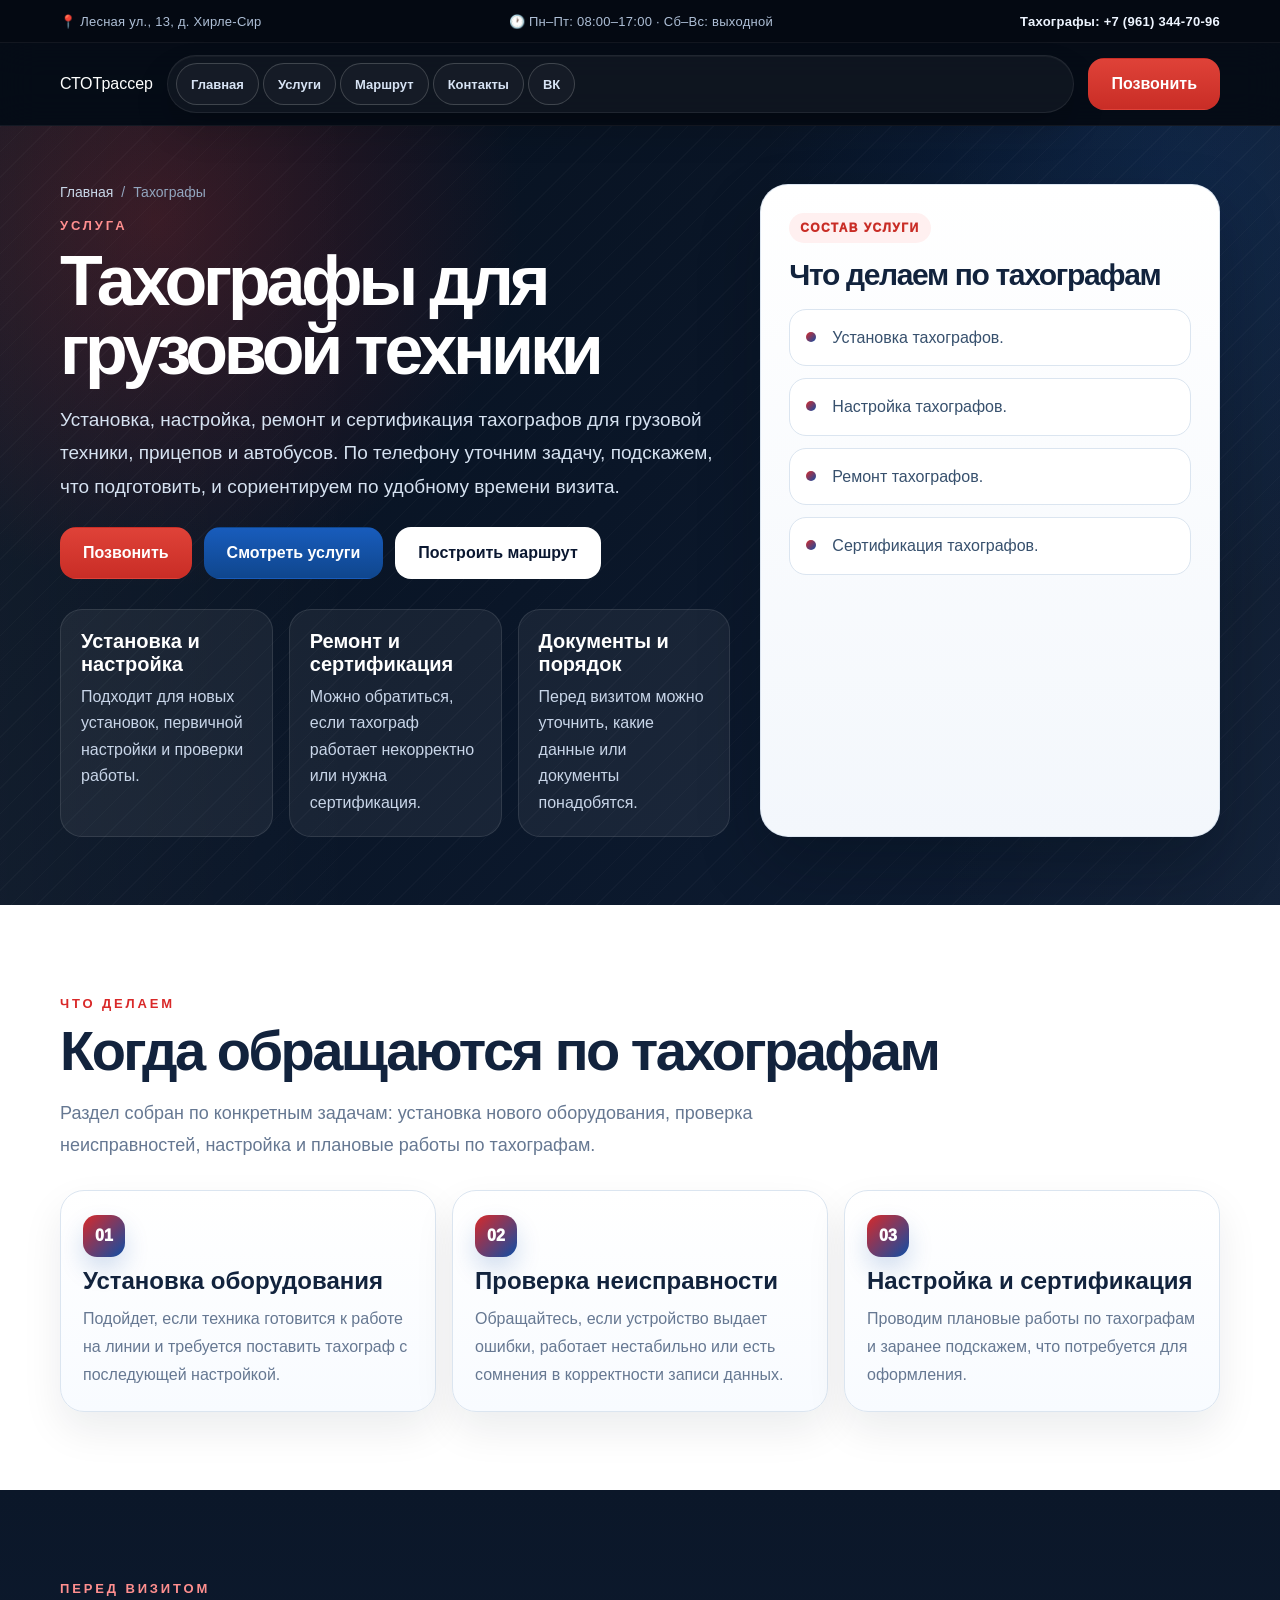
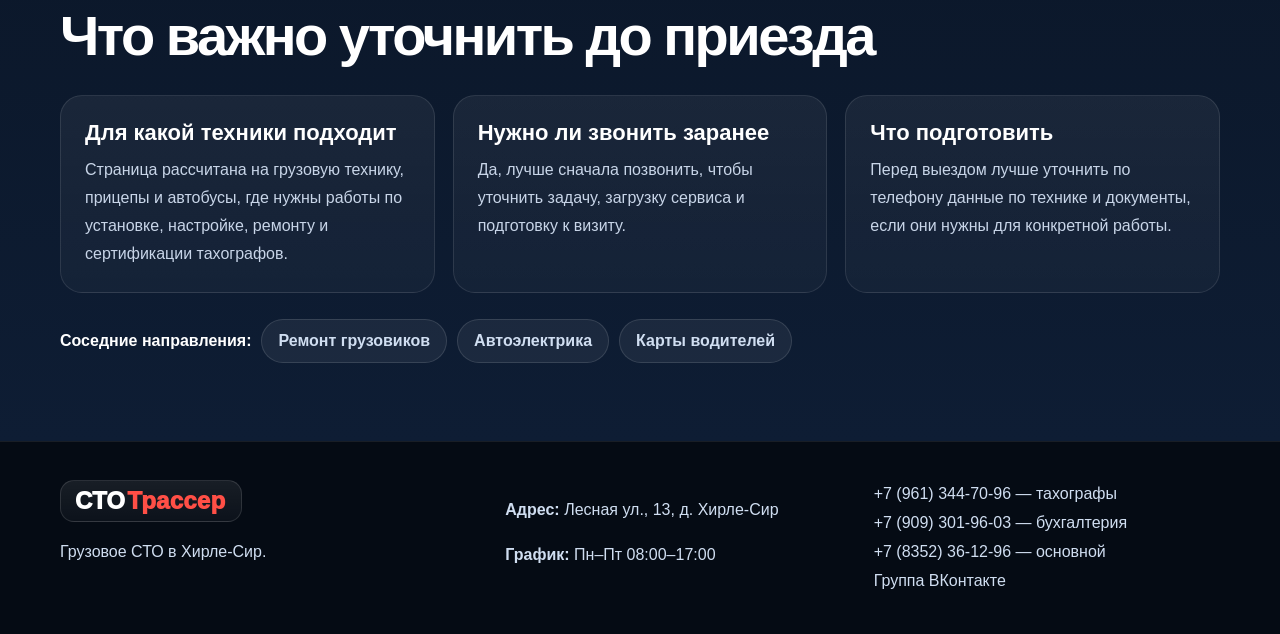
<file: services/tachographs.html>
<!doctype html>
<html lang="ru">
<head>
  <meta charset="UTF-8" />
  <meta name="viewport" content="width=device-width, initial-scale=1.0" />
  <title>Тахографы — СТО Трассер</title>
  <meta name="description" content="СТО Трассер: работы по тахографам для грузовой техники, прицепов и автобусов. Установка, настройка, ремонт и сертификация." />
  <script async src="https://www.googletagmanager.com/gtag/js?id=G-8RPGZBW94L"></script>
  <script>
    window.dataLayer = window.dataLayer || [];
    function gtag(){dataLayer.push(arguments);}
    gtag('js', new Date());
    gtag('config', 'G-8RPGZBW94L');
  </script>
  <script type="text/javascript">
    (function(m,e,t,r,i,k,a){
      m[i]=m[i]||function(){(m[i].a=m[i].a||[]).push(arguments)};
      m[i].l=1*new Date();
      for (var j = 0; j < document.scripts.length; j++) {
        if (document.scripts[j].src === r) { return; }
      }
      k=e.createElement(t),a=e.getElementsByTagName(t)[0],k.async=1,k.src=r,a.parentNode.insertBefore(k,a);
    })(window, document, "script", "https://mc.yandex.ru/metrika/tag.js", "ym");

    ym(110105073, "init", {
      clickmap:true,
      trackLinks:true,
      accurateTrackBounce:true,
      webvisor:true
    });
  </script>
  <noscript><div><img src="https://mc.yandex.ru/watch/110105073" style="position:absolute; left:-9999px;" alt="" /></div></noscript>
  <link rel="stylesheet" href="../styles.css" />
</head>
<body>
  <div class="topbar">
    <div class="container topbar__inner">
      <span>📍 Лесная ул., 13, д. Хирле-Сир</span>
      <span>🕐 Пн–Пт: 08:00–17:00 · Сб–Вс: выходной</span>
      <a href="tel:+79613447096">Тахографы: +7 (961) 344-70-96</a>
    </div>
  </div>

  <header class="header">
    <div class="container header__inner">
      <a class="logo" href="../index.html">СТО <span>Трассер</span></a>
      <nav class="nav" id="nav">
        <a href="../index.html">Главная</a>
        <a href="../index.html#services">Услуги</a>
        <a href="../index.html#route">Маршрут</a>
        <a href="../index.html#contacts">Контакты</a>
        <a target="_blank" rel="noopener" href="https://vk.com/trasser21">ВК</a>
      </nav>
      <a class="btn btn--red header__cta" href="tel:+79613447096">Позвонить</a>
      <button class="burger" id="burger" aria-label="Открыть меню">☰</button>
    </div>
  </header>

  <main>
    <section class="service-hero">
      <div class="container service-hero__grid">
        <div>
          <div class="breadcrumbs"><a href="../index.html">Главная</a><span>/</span><span>Тахографы</span></div>
          <p class="eyebrow">Услуга</p>
          <h1>Тахографы для грузовой техники</h1>
          <p class="service-hero__lead">Установка, настройка, ремонт и сертификация тахографов для грузовой техники, прицепов и автобусов. По телефону уточним задачу, подскажем, что подготовить, и сориентируем по удобному времени визита.</p>
          <div class="service-hero__actions">
            <a class="btn btn--red" href="tel:+79613447096">Позвонить</a>
            <a class="btn btn--blue" href="../index.html#services">Смотреть услуги</a>
            <a class="btn btn--light" href="../index.html#route">Построить маршрут</a>
          </div>
          <div class="service-highlight">
            <article><strong>Установка и настройка</strong><span>Подходит для новых установок, первичной настройки и проверки работы.</span></article>
            <article><strong>Ремонт и сертификация</strong><span>Можно обратиться, если тахограф работает некорректно или нужна сертификация.</span></article>
            <article><strong>Документы и порядок</strong><span>Перед визитом можно уточнить, какие данные или документы понадобятся.</span></article>
          </div>
        </div>
        <aside class="service-panel">
          <h2>Что делаем по тахографам</h2>
          <ul>
            <li>Установка тахографов.</li>
            <li>Настройка тахографов.</li>
            <li>Ремонт тахографов.</li>
            <li>Сертификация тахографов.</li>
          </ul>
        </aside>
      </div>
    </section>

    <section class="section section--light">
      <div class="container">
        <p class="eyebrow eyebrow--red">Что делаем</p>
        <h2>Когда обращаются по тахографам</h2>
        <p class="section__lead">Раздел собран по конкретным задачам: установка нового оборудования, проверка неисправностей, настройка и плановые работы по тахографам.</p>
        <div class="service-list">
          <article><h3>Установка оборудования</h3><p>Подойдет, если техника готовится к работе на линии и требуется поставить тахограф с последующей настройкой.</p></article>
          <article><h3>Проверка неисправности</h3><p>Обращайтесь, если устройство выдает ошибки, работает нестабильно или есть сомнения в корректности записи данных.</p></article>
          <article><h3>Настройка и сертификация</h3><p>Проводим плановые работы по тахографам и заранее подскажем, что потребуется для оформления.</p></article>
        </div>
      </div>
    </section>

    <section class="section section--dark">
      <div class="container">
        <p class="eyebrow">Перед визитом</p>
        <h2>Что важно уточнить до приезда</h2>
        <div class="cards cards--3">
          <article class="card card--dark"><h3>Для какой техники подходит</h3><p>Страница рассчитана на грузовую технику, прицепы и автобусы, где нужны работы по установке, настройке, ремонту и сертификации тахографов.</p></article>
          <article class="card card--dark"><h3>Нужно ли звонить заранее</h3><p>Да, лучше сначала позвонить, чтобы уточнить задачу, загрузку сервиса и подготовку к визиту.</p></article>
          <article class="card card--dark"><h3>Что подготовить</h3><p>Перед выездом лучше уточнить по телефону данные по технике и документы, если они нужны для конкретной работы.</p></article>
        </div>
        <div class="related-services">
          <strong>Соседние направления:</strong>
          <a href="truck-repair.html">Ремонт грузовиков</a>
          <a href="autoelectric.html">Автоэлектрика</a>
          <a href="driver-cards.html">Карты водителей</a>
        </div>
      </div>
    </section>
  </main>

  <footer class="footer" id="contacts">
    <div class="container footer__grid">
      <div><strong class="footer__brand">СТО <span>Трассер</span></strong><p>Грузовое СТО в Хирле-Сир.</p></div>
      <div><p><strong>Адрес:</strong> Лесная ул., 13, д. Хирле-Сир</p><p><strong>График:</strong> Пн–Пт 08:00–17:00</p></div>
      <div><a href="tel:+79613447096">+7 (961) 344-70-96 — тахографы</a><a href="tel:+79093019603">+7 (909) 301-96-03 — бухгалтерия</a><a href="tel:+78352361296">+7 (8352) 36-12-96 — основной</a><a target="_blank" rel="noopener" href="https://vk.com/trasser21">Группа ВКонтакте</a></div>
    </div>
  </footer>

  <a class="mobile-call" href="tel:+79613447096">Позвонить по тахографам</a>
  <script src="../script.js"></script>
</body>
</html>
</file>
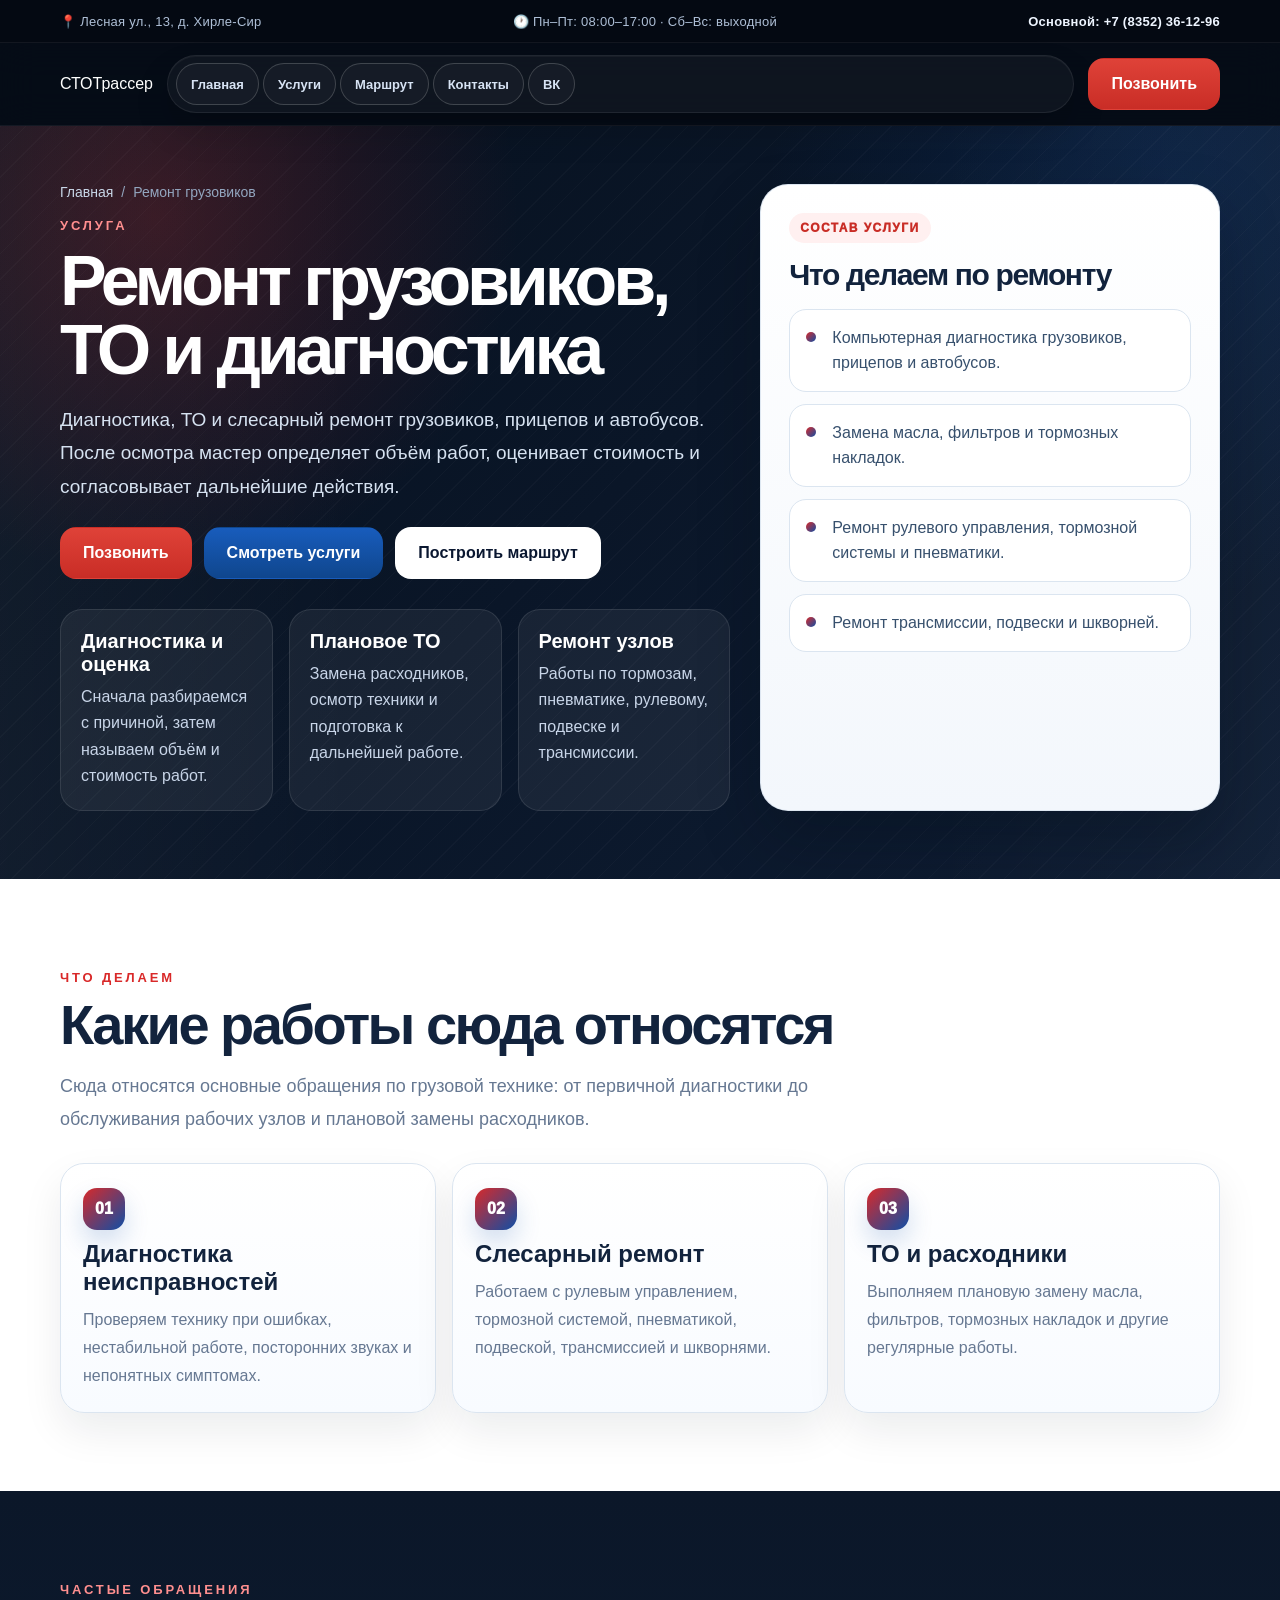
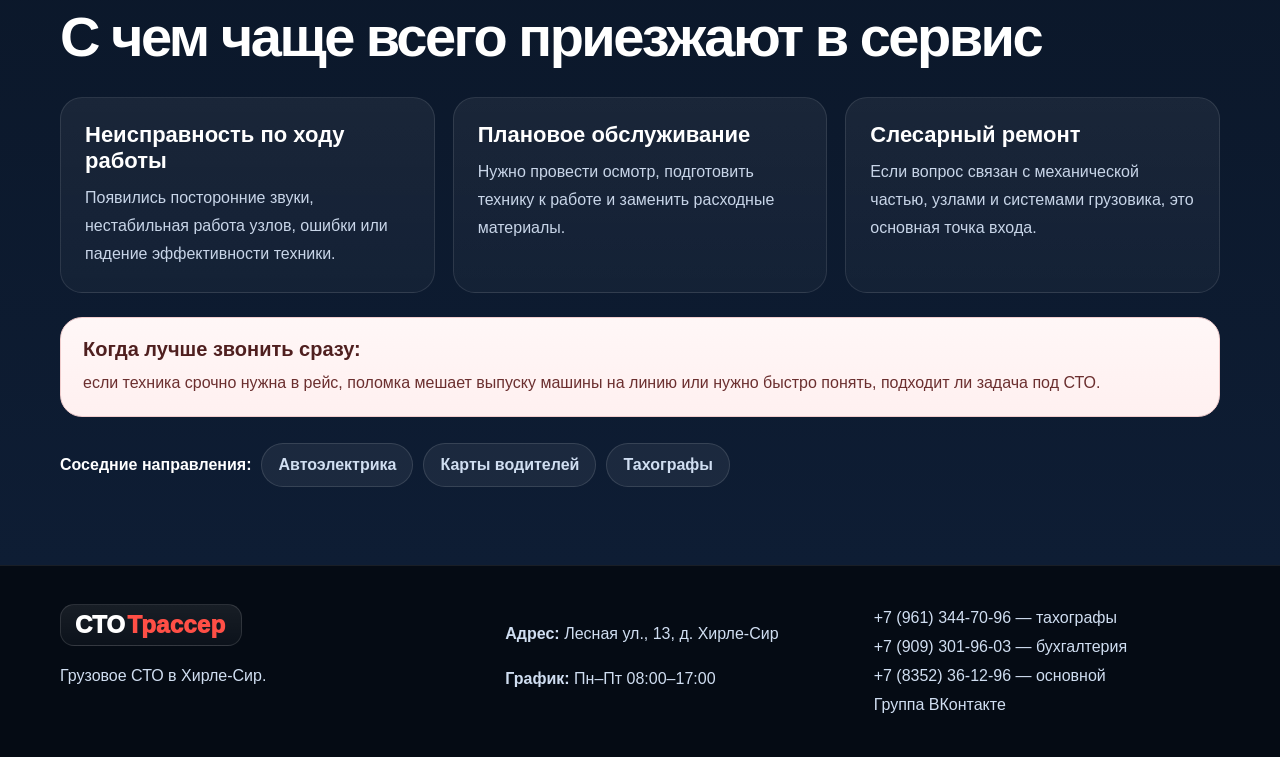
<file: services/truck-repair.html>
<!doctype html>
<html lang="ru">
<head>
  <meta charset="UTF-8" />
  <meta name="viewport" content="width=device-width, initial-scale=1.0" />
  <title>Ремонт грузовиков — СТО Трассер</title>
  <meta name="description" content="СТО Трассер: ремонт грузовиков, диагностика, ТО и обслуживание по адресу Лесная ул., 13, д. Хирле-Сир." />
  <script async src="https://www.googletagmanager.com/gtag/js?id=G-8RPGZBW94L"></script>
  <script>
    window.dataLayer = window.dataLayer || [];
    function gtag(){dataLayer.push(arguments);}
    gtag('js', new Date());
    gtag('config', 'G-8RPGZBW94L');
  </script>
  <script type="text/javascript">
    (function(m,e,t,r,i,k,a){
      m[i]=m[i]||function(){(m[i].a=m[i].a||[]).push(arguments)};
      m[i].l=1*new Date();
      for (var j = 0; j < document.scripts.length; j++) {
        if (document.scripts[j].src === r) { return; }
      }
      k=e.createElement(t),a=e.getElementsByTagName(t)[0],k.async=1,k.src=r,a.parentNode.insertBefore(k,a);
    })(window, document, "script", "https://mc.yandex.ru/metrika/tag.js", "ym");

    ym(110105073, "init", {
      clickmap:true,
      trackLinks:true,
      accurateTrackBounce:true,
      webvisor:true
    });
  </script>
  <noscript><div><img src="https://mc.yandex.ru/watch/110105073" style="position:absolute; left:-9999px;" alt="" /></div></noscript>
  <link rel="stylesheet" href="../styles.css" />
</head>
<body>
  <div class="topbar">
    <div class="container topbar__inner">
      <span>📍 Лесная ул., 13, д. Хирле-Сир</span>
      <span>🕐 Пн–Пт: 08:00–17:00 · Сб–Вс: выходной</span>
      <a href="tel:+78352361296">Основной: +7 (8352) 36-12-96</a>
    </div>
  </div>

  <header class="header">
    <div class="container header__inner">
      <a class="logo" href="../index.html">СТО <span>Трассер</span></a>
      <nav class="nav" id="nav">
        <a href="../index.html">Главная</a>
        <a href="../index.html#services">Услуги</a>
        <a href="../index.html#route">Маршрут</a>
        <a href="../index.html#contacts">Контакты</a>
        <a target="_blank" rel="noopener" href="https://vk.com/trasser21">ВК</a>
      </nav>
      <a class="btn btn--red header__cta" href="tel:+78352361296">Позвонить</a>
      <button class="burger" id="burger" aria-label="Открыть меню">☰</button>
    </div>
  </header>

  <main>
    <section class="service-hero">
      <div class="container service-hero__grid">
        <div>
          <div class="breadcrumbs"><a href="../index.html">Главная</a><span>/</span><span>Ремонт грузовиков</span></div>
          <p class="eyebrow">Услуга</p>
          <h1>Ремонт грузовиков, ТО и диагностика</h1>
          <p class="service-hero__lead">Диагностика, ТО и слесарный ремонт грузовиков, прицепов и автобусов. После осмотра мастер определяет объём работ, оценивает стоимость и согласовывает дальнейшие действия.</p>
          <div class="service-hero__actions">
            <a class="btn btn--red" href="tel:+78352361296">Позвонить</a>
            <a class="btn btn--blue" href="../index.html#services">Смотреть услуги</a>
            <a class="btn btn--light" href="../index.html#route">Построить маршрут</a>
          </div>
          <div class="service-highlight">
            <article><strong>Диагностика и оценка</strong><span>Сначала разбираемся с причиной, затем называем объём и стоимость работ.</span></article>
            <article><strong>Плановое ТО</strong><span>Замена расходников, осмотр техники и подготовка к дальнейшей работе.</span></article>
            <article><strong>Ремонт узлов</strong><span>Работы по тормозам, пневматике, рулевому, подвеске и трансмиссии.</span></article>
          </div>
        </div>
        <aside class="service-panel">
          <h2>Что делаем по ремонту</h2>
          <ul>
            <li>Компьютерная диагностика грузовиков, прицепов и автобусов.</li>
            <li>Замена масла, фильтров и тормозных накладок.</li>
            <li>Ремонт рулевого управления, тормозной системы и пневматики.</li>
            <li>Ремонт трансмиссии, подвески и шкворней.</li>
          </ul>
        </aside>
      </div>
    </section>

    <section class="section section--light">
      <div class="container">
        <p class="eyebrow eyebrow--red">Что делаем</p>
        <h2>Какие работы сюда относятся</h2>
        <p class="section__lead">Сюда относятся основные обращения по грузовой технике: от первичной диагностики до обслуживания рабочих узлов и плановой замены расходников.</p>
        <div class="service-list">
          <article><h3>Диагностика неисправностей</h3><p>Проверяем технику при ошибках, нестабильной работе, посторонних звуках и непонятных симптомах.</p></article>
          <article><h3>Слесарный ремонт</h3><p>Работаем с рулевым управлением, тормозной системой, пневматикой, подвеской, трансмиссией и шкворнями.</p></article>
          <article><h3>ТО и расходники</h3><p>Выполняем плановую замену масла, фильтров, тормозных накладок и другие регулярные работы.</p></article>
        </div>
      </div>
    </section>

    <section class="section section--dark">
      <div class="container">
        <p class="eyebrow">Частые обращения</p>
        <h2>С чем чаще всего приезжают в сервис</h2>
        <div class="cards cards--3">
          <article class="card card--dark"><h3>Неисправность по ходу работы</h3><p>Появились посторонние звуки, нестабильная работа узлов, ошибки или падение эффективности техники.</p></article>
          <article class="card card--dark"><h3>Плановое обслуживание</h3><p>Нужно провести осмотр, подготовить технику к работе и заменить расходные материалы.</p></article>
          <article class="card card--dark"><h3>Слесарный ремонт</h3><p>Если вопрос связан с механической частью, узлами и системами грузовика, это основная точка входа.</p></article>
        </div>
        <div class="service-alert">
          <strong>Когда лучше звонить сразу:</strong>
          <span>если техника срочно нужна в рейс, поломка мешает выпуску машины на линию или нужно быстро понять, подходит ли задача под СТО.</span>
        </div>
        <div class="related-services">
          <strong>Соседние направления:</strong>
          <a href="autoelectric.html">Автоэлектрика</a>
          <a href="driver-cards.html">Карты водителей</a>
          <a href="tachographs.html">Тахографы</a>
        </div>
      </div>
    </section>
  </main>

  <footer class="footer" id="contacts">
    <div class="container footer__grid">
      <div><strong class="footer__brand">СТО <span>Трассер</span></strong><p>Грузовое СТО в Хирле-Сир.</p></div>
      <div><p><strong>Адрес:</strong> Лесная ул., 13, д. Хирле-Сир</p><p><strong>График:</strong> Пн–Пт 08:00–17:00</p></div>
      <div><a href="tel:+79613447096">+7 (961) 344-70-96 — тахографы</a><a href="tel:+79093019603">+7 (909) 301-96-03 — бухгалтерия</a><a href="tel:+78352361296">+7 (8352) 36-12-96 — основной</a><a target="_blank" rel="noopener" href="https://vk.com/trasser21">Группа ВКонтакте</a></div>
    </div>
  </footer>

  <a class="mobile-call" href="tel:+78352361296">Позвонить</a>
  <script src="../script.js"></script>
</body>
</html>
</file>
<file: styles.css>
*{box-sizing:border-box}
:root{--dark:#07111e;--dark2:#0d1a2e;--blue:#0e4ea6;--red:#d92929;--white:#fff;--muted:#c7d4e8;--text:#12233d;--line:#dbe5f0;--soft:#f4f7fb;--shadow:0 18px 40px rgba(15,23,42,.08);--shadow-lg:0 28px 60px rgba(3,10,20,.26);--radius-lg:26px;--radius-md:20px}
html{scroll-behavior:smooth;scroll-padding-top:92px}
body{margin:0;font-family:"Segoe UI",Arial,system-ui,sans-serif;background:var(--dark);color:var(--white)}
body.is-locked{overflow:hidden}
a{text-decoration:none;color:inherit}
.container{width:min(1160px,calc(100% - 40px));margin:0 auto}
.topbar{background:#040912;border-bottom:1px solid rgba(255,255,255,.06);font-size:13px;letter-spacing:.02em}.topbar__inner{min-height:42px;display:flex;gap:16px;justify-content:space-between;align-items:center;flex-wrap:wrap;color:#aebfd6}.topbar a{color:#eef5ff;font-weight:700}
.header{position:sticky;top:0;z-index:10;background:rgba(5,12,21,.82);backdrop-filter:blur(18px);border-bottom:1px solid rgba(255,255,255,.06)}.header__inner{min-height:82px;display:flex;align-items:center;justify-content:space-between;gap:14px;min-width:0}
.logo{display:inline-flex;align-items:center;flex:0 0 auto;min-width:0;min-height:0;padding:1px 0;background:none;border:0;box-shadow:none;transition:transform .2s ease,opacity .2s ease}
.logo img{display:block;width:auto;height:48px;max-width:min(100%,308px);object-fit:contain;filter:none;opacity:1}
.logo:hover{transform:translateY(-1px);opacity:1}
.nav{display:flex;align-items:center;gap:4px;flex:1 1 auto;min-width:0;max-width:100%;padding:7px 8px;border-radius:999px;background:rgba(255,255,255,.04);border:1px solid rgba(255,255,255,.08);box-shadow:inset 0 1px 0 rgba(255,255,255,.04),0 18px 34px rgba(0,0,0,.16);overflow-x:auto;overflow-y:hidden;scrollbar-width:none;-webkit-overflow-scrolling:touch}
.nav::-webkit-scrollbar{display:none}
.nav a{position:relative;display:inline-flex;align-items:center;justify-content:center;min-height:42px;padding:0 14px;border-radius:999px;border:1px solid rgba(255,255,255,.18);background:rgba(255,255,255,.03);font-size:13px;font-weight:800;color:#d7e3f4;overflow:hidden;transition:color .22s ease,transform .22s ease,background .22s ease,border-color .22s ease,box-shadow .22s ease}
.nav a + a{box-shadow:none}
.nav a:hover{color:#fff;transform:translateY(-1px);background:rgba(255,255,255,.08);border-color:rgba(255,255,255,.34);box-shadow:0 10px 22px rgba(0,0,0,.16)}
.nav a::after{content:"";position:absolute;left:16px;right:16px;bottom:8px;height:2px;border-radius:999px;background:linear-gradient(90deg,var(--red),#ff8e6d);transform:scaleX(0);transform-origin:center;transition:transform .22s ease}
.nav a:hover::after{transform:scaleX(1)}
.nav__vk{background:rgba(120,196,255,.24);color:#a9dcff}
.nav__vk:hover{background:#64b9ff;color:#fff}
.nav__vk::after{background:linear-gradient(90deg,#a9dcff,#d3edff)}
.header__cta{flex:0 0 auto;white-space:nowrap}
@media(max-width:1180px){.header__inner{gap:12px}.logo img{height:44px;max-width:min(100%,272px)}.nav{padding:6px 7px}.nav a{padding:0 12px;font-size:12.5px}}
@media(max-width:980px){.logo img{height:40px;max-width:min(100%,244px)}.nav a{min-height:40px;padding:0 11px;font-size:12px}.header__cta{padding:0 18px;min-height:48px}}
@media(max-width:820px){.header__cta{display:none}}
@media(max-width:760px){.nav{display:none}.burger{display:block}}
.burger{display:none;background:transparent;color:#fff;border:1px solid rgba(255,255,255,.15);border-radius:12px;width:44px;height:44px;font-size:22px}
.btn{display:inline-flex;align-items:center;justify-content:center;min-height:52px;padding:0 22px;border-radius:16px;font-weight:800;border:1px solid transparent;transition:transform .2s ease,box-shadow .2s ease,background .2s ease}.btn:hover{transform:translateY(-1px);box-shadow:0 14px 28px rgba(0,0,0,.18)}.btn--red{background:linear-gradient(180deg,#df4238,#c92d26);color:#fff}.btn--blue,.btn--vk{background:linear-gradient(180deg,#185cbc,#0f468d);color:#fff}.btn--light{background:#fff;color:#0a1730}.btn--ghost{background:rgba(7,17,29,.18);border-color:rgba(255,255,255,.28);color:#fff;backdrop-filter:blur(8px)}
.hero{position:relative;width:100%;min-height:720px;overflow:hidden;background:#07111e}
.hero::before{content:"";position:absolute;inset:0;background:linear-gradient(90deg,#07111e 0%,rgba(7,17,30,.98) 26%,rgba(7,17,30,.86) 40%,rgba(7,17,30,.56) 52%,rgba(7,17,30,.22) 68%,rgba(7,17,30,.56) 100%),url("assets/hero-sto.jpg") right center/cover no-repeat;z-index:0}
.hero::after{content:"";position:absolute;inset:0;background:radial-gradient(circle at 16% 18%,rgba(217,41,41,.18),transparent 26%),linear-gradient(180deg,rgba(255,255,255,.03),transparent 18%,transparent 78%,rgba(255,255,255,.02) 100%);pointer-events:none;z-index:1}
.hero__inner{position:relative;z-index:2;display:grid;grid-template-columns:minmax(480px,620px) 1fr;gap:32px;align-items:center;max-width:1440px;min-height:720px;margin:0 auto;padding:72px 48px 64px}
.hero-inline-icon{display:inline-flex;align-items:center;justify-content:center;flex:0 0 auto;width:20px;height:20px;color:currentColor}
.hero-inline-icon svg{display:block;width:100%;height:100%}
.hero-inline-icon--small{width:16px;height:16px}
.eyebrow{color:#ff8f8f;font-size:13px;letter-spacing:.22em;text-transform:uppercase;font-weight:900}.eyebrow--red{color:var(--red)}h1{font-size:clamp(48px,7vw,84px);line-height:.92;letter-spacing:-.06em;margin:14px 0 0;max-width:11ch}h2{font-size:clamp(34px,5vw,56px);line-height:.98;letter-spacing:-.045em;margin:10px 0 0}
.hero__content{display:flex;flex-direction:column;justify-content:center;align-self:center;max-width:620px;padding:8px 0 0}
.hero__text,.section__lead{font-size:18px;line-height:1.8;color:var(--muted);max-width:760px}
.hero__text{max-width:32ch;font-size:20px;line-height:1.72;margin-top:22px;color:#d6e1f1}
.hero__badges{display:flex;flex-wrap:wrap;gap:12px;margin-top:28px}
.hero__badges > span{display:inline-flex;align-items:center;gap:10px;min-height:40px;padding:0 15px;border-radius:999px;background:rgba(255,255,255,.05);border:1px solid rgba(255,255,255,.08);color:#edf3fb;font-size:13px;font-weight:800;letter-spacing:.02em}
.hero__badges > span > span:last-child{display:inline-block}
.hero-badge__icon{display:inline-flex;align-items:center;justify-content:center;width:28px;height:28px;border-radius:999px;background:rgba(217,41,41,.16);color:#ff9f92;box-shadow:inset 0 0 0 1px rgba(255,255,255,.08)}
.hero-badge__icon svg{width:15px;height:15px;display:block}
.hero__actions{display:flex;gap:12px;flex-wrap:wrap;margin-top:28px}
.hero__actions .btn{gap:10px}
.hero__visual{position:relative;display:block;min-height:560px;border:0;background:transparent;cursor:zoom-in}
.hero__visual::before{content:"";position:absolute;inset:18px 0 18px 0;border-radius:32px;background:linear-gradient(180deg,rgba(255,255,255,.04),rgba(255,255,255,.01));border:1px solid rgba(255,255,255,.06);opacity:.5;transition:opacity .22s ease,transform .22s ease}
.hero__visual:hover::before{opacity:.9;transform:translateY(-2px)}
.hero__visual:focus-visible{outline:2px solid rgba(255,255,255,.72);outline-offset:6px;border-radius:32px}
.hero__visual-caption{position:absolute;left:28px;bottom:34px;display:inline-flex;align-items:center;gap:10px;padding:12px 16px;border-radius:999px;background:rgba(9,18,31,.72);border:1px solid rgba(255,255,255,.14);box-shadow:0 18px 34px rgba(0,0,0,.24);backdrop-filter:blur(12px);color:#eef5ff;font-size:13px;font-weight:800;letter-spacing:.02em}
.hero-contact-card{position:absolute;right:clamp(32px,5vw,72px);bottom:clamp(42px,7vh,76px);width:min(520px,38vw);z-index:3;padding:28px;border-radius:28px;background:rgba(10,18,32,.88);border:1px solid rgba(255,255,255,.12);box-shadow:0 24px 70px rgba(0,0,0,.45);backdrop-filter:blur(14px)}
.hero-contact-card__title{margin:0;color:#eef5ff;text-transform:uppercase;font-size:13px;font-weight:900;letter-spacing:.16em}
.hero-contact-card__grid{display:grid;grid-template-columns:1fr 1fr;gap:14px;margin-top:18px}
.hero-contact-card__item{display:grid;grid-template-columns:40px minmax(0,1fr);gap:12px;align-items:start;padding:16px 18px;border-radius:20px;background:rgba(255,255,255,.03);border:1px solid rgba(255,255,255,.08)}
.hero-contact-card__icon{display:inline-flex;align-items:center;justify-content:center;width:40px;height:40px;border-radius:14px;background:linear-gradient(180deg,rgba(217,41,41,.18),rgba(217,41,41,.08));color:#ff8f8f;box-shadow:inset 0 0 0 1px rgba(255,255,255,.08)}
.hero-contact-card__icon svg{width:19px;height:19px;display:block}
.hero-contact-card__meta{display:grid;gap:6px}
.hero-contact-card__meta span{color:#95aac6;font-size:12px;font-weight:800;letter-spacing:.08em;text-transform:uppercase}
.hero-contact-card__meta strong,.hero-contact-card__meta a{color:#fff;font-size:20px;line-height:1.35;font-weight:900;letter-spacing:-.02em}
.hero-contact-card__route{width:100%;margin-top:18px}
.hero-contact-card__route{gap:10px}
.hero__visual[data-lightbox],.service-photos__item[data-lightbox],.gallery__card[data-lightbox]{cursor:zoom-in}
.hero__visual[data-lightbox]:focus-visible,.service-photos__item[data-lightbox]:focus-visible,.gallery__card[data-lightbox]:focus-visible{outline:2px solid rgba(255,255,255,.72);outline-offset:4px}
.section{padding:78px 0;scroll-margin-top:92px}.section--light{background:#fff;color:var(--text)}.section--dark{background:linear-gradient(180deg,#0b1729,#0e1d34)}.section--light .section__lead{color:#667892}.section__lead--dark{color:#c8d5e8}.cards{display:grid;gap:18px;margin-top:32px}.cards--4{grid-template-columns:repeat(4,1fr)}.cards--3{grid-template-columns:repeat(3,1fr)}
.service-photos{display:grid;grid-template-columns:repeat(3,minmax(0,1fr));gap:20px;margin-top:34px}
.service-photos__item{position:relative;margin:0;border-radius:30px;overflow:hidden;background:#fff;border:1px solid rgba(211,223,236,.9);box-shadow:0 28px 54px rgba(15,23,42,.1);min-height:360px;isolation:isolate}
.service-photos__item::after{content:"";position:absolute;inset:0;background:linear-gradient(180deg,rgba(10,20,34,.02),rgba(10,20,34,.68) 86%)}
.service-photos__item::before{content:"";position:absolute;left:18px;top:18px;z-index:1;width:62px;height:4px;border-radius:999px;background:linear-gradient(90deg,var(--red),rgba(255,255,255,.65))}
.service-photos__image{display:block;width:100%;height:100%;min-height:360px;object-fit:cover;transform:scale(1.02)}
.service-photos__image--front{object-position:center 42%}
.service-photos__image--base-angle{object-position:center center}
.service-photos__image--aerial-classic{object-position:center 36%}
.service-photos__image--aerial-new{object-position:center 38%}
.service-photos__item figcaption{position:absolute;left:0;right:0;bottom:0;z-index:1;padding:22px 20px 22px;color:#eef5ff;line-height:1.65;background:linear-gradient(180deg,transparent,rgba(8,17,30,.06))}
.card{background:#fff;border:1px solid var(--line);border-radius:22px;padding:24px;box-shadow:var(--shadow);transition:transform .22s ease,box-shadow .22s ease,border-color .22s ease}.card:hover{transform:translateY(-3px);box-shadow:0 22px 44px rgba(15,23,42,.1);border-color:#c8d7e8}.card h3{margin:0 0 10px;font-size:22px}.card p{margin:0;color:#667892;line-height:1.75}.card--dark{background:linear-gradient(180deg,rgba(255,255,255,.06),rgba(255,255,255,.03));border-color:rgba(255,255,255,.1);box-shadow:none}.card--dark p{color:#c8d5e8}.card--dark h3{color:#fff}.card--dark:hover{box-shadow:0 20px 42px rgba(0,0,0,.16);border-color:rgba(255,255,255,.14)}.card--accent-blue{background:linear-gradient(180deg,#f7fbff,#edf4ff)}.card--accent-red{background:linear-gradient(180deg,#fff8f8,#fff0f0)}.num{display:grid;place-items:center;width:42px;height:42px;border-radius:12px;background:linear-gradient(135deg,var(--red),var(--blue));color:#fff;font-weight:900;margin-bottom:14px}
.card--service{display:flex;flex-direction:column;gap:14px}
.card--service-photo{position:relative;overflow:hidden;justify-content:flex-end;min-height:300px;background:#0b1628;border-color:rgba(255,255,255,.12)}
.card--service-photo::before{content:"";position:absolute;inset:0;background-image:var(--service-card-bg);background-position:var(--service-card-position,center center);background-size:cover;background-repeat:no-repeat;transform:scale(1.03);transition:transform .28s ease}
.card--service-photo::after{content:"";position:absolute;inset:0;background:linear-gradient(180deg,rgba(6,12,21,.16) 0%,rgba(6,12,21,.42) 44%,rgba(6,12,21,.9) 100%)}
.card--service-photo>*{position:relative;z-index:1}
.card--service-photo:hover::before{transform:scale(1.07)}
.card--service-photo p{color:#dbe6f6}
.card--service-photo .text-link{color:#fff}
.card--service-photo .num{box-shadow:0 12px 24px rgba(0,0,0,.22)}
.card--service-tachographs{--service-card-bg:url("assets/service-card-tachograph.png");--service-card-position:center center}
.card--service-autoelectric{--service-card-bg:url("assets/service-card-autoelectric.png");--service-card-position:center center}
.card--service-truck-repair{--service-card-bg:url("assets/service-repair-bay-new.webp");--service-card-position:center center}
.card--service-maintenance{--service-card-bg:url("assets/service-exterior-aerial-new.webp");--service-card-position:center 46%}
.card--service-trucks{--service-card-bg:url("assets/service-truck.webp");--service-card-position:center 54%}
.card--service-special{--service-card-bg:url("assets/service-aerial.webp");--service-card-position:center 36%}
.card--service-driver-cards{--service-card-bg:url("assets/service-card-driver-card.png");--service-card-position:center center}
.text-link{display:inline-flex;align-items:center;gap:8px;margin-top:auto;font-weight:800;color:#0b397f}
.card--dark .text-link{color:#fff}
.text-link::after{content:"→";font-size:16px}
.section--process{background:linear-gradient(180deg,#091322,#10213b)}
.process-grid{display:grid;grid-template-columns:repeat(4,1fr);gap:16px;margin-top:30px}
.process-card{padding:22px;border-radius:22px;background:linear-gradient(180deg,rgba(255,255,255,.06),rgba(255,255,255,.03));border:1px solid rgba(255,255,255,.1);transition:transform .22s ease,border-color .22s ease}
.process-card:hover{transform:translateY(-3px);border-color:rgba(255,255,255,.16)}
.process-card h3{margin:14px 0 10px;font-size:24px;color:#fff}
.process-card p{margin:0;color:#d0def1;line-height:1.75}
.section--photo{background:linear-gradient(180deg,#081321,#0d1e35)}
.gallery{display:grid;grid-template-columns:1fr 1.2fr 1fr;gap:16px;margin-top:32px}
.gallery__card{min-height:300px;padding:22px;border-radius:28px;border:1px solid rgba(255,255,255,.1);background:linear-gradient(160deg,rgba(255,255,255,.06),rgba(255,255,255,.02));display:flex;flex-direction:column;justify-content:flex-end;position:relative;overflow:hidden;transition:transform .24s ease,border-color .24s ease,box-shadow .24s ease;box-shadow:0 24px 46px rgba(0,0,0,.16)}
.gallery__card:hover{transform:translateY(-5px);border-color:rgba(255,255,255,.18);box-shadow:0 30px 54px rgba(0,0,0,.2)}
.gallery__card::before{content:"";position:absolute;inset:0;background:linear-gradient(135deg,rgba(217,41,41,.18),transparent 40%,rgba(14,78,166,.18));opacity:.9}
.gallery__card>*{position:relative}
.gallery__image{position:absolute;inset:0;width:100%;height:100%;object-fit:cover;transform:scale(1.03)}
.gallery__image--interior{object-position:center center}
.gallery__image--truck{object-position:center 54%}
.gallery__image--truck-bay{object-position:center center}
.gallery__image--road{object-position:center center}
.gallery__card--photo::before{background:linear-gradient(180deg,rgba(4,11,20,.02),rgba(4,11,20,.78) 84%)}
.gallery__content{position:relative;z-index:1;display:flex;flex-direction:column;justify-content:flex-end;height:100%;padding:2px}
.gallery__card span{display:inline-flex;width:max-content;padding:8px 10px;border-radius:999px;background:rgba(255,255,255,.1);backdrop-filter:blur(8px);font-size:12px;letter-spacing:.1em;text-transform:uppercase}
.gallery__card strong{font-size:30px;margin-top:16px;letter-spacing:-.04em}
.gallery__card p{margin:10px 0 0;color:#d5e2f4;line-height:1.7;max-width:30ch}
.gallery__card--wide{min-height:390px}
.brand-list{display:flex;flex-wrap:wrap;gap:12px;margin-top:28px}
.brand-list span{display:inline-flex;align-items:center;justify-content:center;padding:14px 18px;border-radius:999px;border:1px solid var(--line);background:linear-gradient(180deg,#fff,#f8fbff);font-weight:800;color:#163257;box-shadow:var(--shadow)}
.route{display:grid;grid-template-columns:minmax(300px,380px) minmax(0,560px);gap:24px;align-items:start;justify-content:space-between}
.route__content{max-width:380px;padding-top:8px}
.route__content h2{font-size:clamp(40px,4vw,62px);line-height:.96;max-width:7ch}
.route__content .section__lead{max-width:24ch}
.route__info{display:grid;gap:10px;margin:20px 0 24px;padding:18px 20px;border-radius:20px;background:rgba(255,255,255,.04);border:1px solid rgba(255,255,255,.08)}
.route__info p{margin:0}
.route__info p{color:#d5e2f4}
.map-links{display:grid;grid-template-columns:1fr;gap:10px;margin-top:8px}
.map-link-chip{display:inline-flex;align-items:center;justify-content:center;min-height:48px;padding:0 18px;border-radius:16px;border:1px solid transparent;color:#fff;font-weight:900;box-shadow:0 12px 26px rgba(0,0,0,.16);transition:transform .2s ease,box-shadow .2s ease,filter .2s ease}
.map-link-chip:hover{transform:translateY(-1px);box-shadow:0 16px 28px rgba(0,0,0,.22)}
.map-link-chip--yandex{background:#fc3f1d}
.map-link-chip--2gis{background:#00a651}
.map-link-chip--google{background:#1a73e8}
.route-map-card{margin:0;max-width:560px;justify-self:end;border-radius:28px;overflow:hidden;background:rgba(255,255,255,.04);border:1px solid rgba(255,255,255,.1);box-shadow:0 20px 50px rgba(0,0,0,.22)}
.route-map-card__link{display:block}
.route-map-card__image{display:block;width:100%;height:auto;max-height:258px;aspect-ratio:16 / 9;object-fit:cover}
.route-map-card__caption{display:grid;gap:4px;padding:14px 18px;background:linear-gradient(180deg,rgba(8,18,32,.3),rgba(8,18,32,.82))}
.route-map-card__caption strong{font-size:24px}
.route-map-card__caption span{color:#d5e2f4;font-weight:700}
.route-map-card__caption small{color:#aebfd6;line-height:1.6}
.faq{display:grid;gap:14px;margin-top:30px}
.faq__item{background:#fff;border:1px solid var(--line);border-radius:18px;padding:0 18px;box-shadow:var(--shadow);transition:border-color .2s ease,transform .2s ease}
.faq__item:hover{transform:translateY(-2px);border-color:#c6d6e8}
.faq__item summary{cursor:pointer;list-style:none;font-weight:800;padding:20px 0;color:#173259}
.faq__item summary::-webkit-details-marker{display:none}
.faq__item p{margin:0 0 18px;color:#667892;line-height:1.75}
.request{display:grid;grid-template-columns:minmax(0,.88fr) minmax(0,1.12fr);gap:30px;align-items:start}
.request__notes{list-style:none;padding:0;margin:24px 0 0;display:grid;gap:10px}
.request__notes li{position:relative;padding-left:22px;color:#48617f;line-height:1.7}
.request__notes li::before{content:"";position:absolute;left:0;top:11px;width:10px;height:10px;border-radius:50%;background:linear-gradient(135deg,var(--red),var(--blue))}
.contact-panel{display:grid;gap:14px;background:linear-gradient(180deg,#fff,#f9fbfe);border:1px solid var(--line);border-radius:24px;padding:24px;box-shadow:var(--shadow)}
.contact-panel__item{display:grid;gap:6px;padding:16px 18px;border-radius:18px;background:#fff;border:1px solid var(--line)}
.contact-panel__item span{color:#6c7d92;font-size:13px;font-weight:800;letter-spacing:.08em;text-transform:uppercase}
.contact-panel__item a,.contact-panel__item strong{color:#173259;font-size:24px;font-weight:900;letter-spacing:-.03em}
.contact-panel__actions{display:flex;gap:12px;flex-wrap:wrap;margin-top:6px}
.contact-panel__actions .btn--light{background:linear-gradient(180deg,#173259,#0d1d34);color:#fff;border-color:#173259;box-shadow:0 14px 30px rgba(23,50,89,.18)}
.contact-panel__actions .btn--light:hover{box-shadow:0 18px 34px rgba(23,50,89,.26)}
.form{display:grid;gap:14px;background:linear-gradient(180deg,#fff,#f9fbfe);border:1px solid var(--line);border-radius:24px;padding:24px;box-shadow:var(--shadow)}
.form__field{display:grid;gap:8px;color:#28415f;font-weight:700}
.form__field span{font-size:14px}
input,textarea,select{width:100%;min-height:52px;border:1px solid var(--line);border-radius:14px;padding:14px 15px;font:inherit}
input:focus,textarea:focus,select:focus{outline:none;border-color:#7fa4d3;box-shadow:0 0 0 4px rgba(14,78,166,.12)}
textarea{min-height:130px;resize:vertical}
.form__hint{margin:0;color:#667892;font-size:14px;line-height:1.6}
.footer{background:#050b14;padding:38px 0;border-top:1px solid rgba(255,255,255,.08)}.footer__grid{display:grid;grid-template-columns:1.1fr .9fr .9fr;gap:22px}.footer p,.footer a{display:block;color:#d0def1;line-height:1.8}.footer__brand{display:inline-flex;align-items:center;min-height:42px;padding:0 14px;border-radius:14px;background:linear-gradient(180deg,rgba(255,255,255,.08),rgba(255,255,255,.03));border:1px solid rgba(255,255,255,.12);font-size:24px;font-weight:950;letter-spacing:.01em;color:#fff}.footer__brand span{margin:0 2px;color:#ff4f46}.mobile-call{display:none}
.service-hero{position:relative;overflow:hidden;background:radial-gradient(circle at 12% 12%,rgba(217,41,41,.22),transparent 28%),radial-gradient(circle at 92% 8%,rgba(14,78,166,.2),transparent 30%),linear-gradient(135deg,#07111e 0%,#0a1628 48%,#0e1d34 100%);padding:58px 0 68px}
.service-hero::before{content:"";position:absolute;inset:0;background:linear-gradient(90deg,rgba(255,255,255,.035),transparent 28%,transparent 72%,rgba(255,255,255,.025)),repeating-linear-gradient(135deg,rgba(255,255,255,.025) 0 1px,transparent 1px 18px);pointer-events:none}
.service-hero .container{position:relative}
.service-hero h1{font-size:clamp(44px,5.6vw,70px);line-height:.98;max-width:850px}
.service-hero__grid{display:grid;grid-template-columns:minmax(0,1.05fr) minmax(320px,.72fr);gap:30px;align-items:stretch}
.service-hero__lead{font-size:19px;line-height:1.75;color:#d6e2f1;max-width:720px}
.service-hero__actions{display:flex;gap:12px;flex-wrap:wrap;margin-top:24px}
.service-panel{position:relative;background:linear-gradient(180deg,#ffffff,#f3f7fc);color:var(--text);border-radius:28px;padding:28px;box-shadow:var(--shadow-lg);border:1px solid rgba(219,229,240,.9);overflow:hidden}
.service-panel::before{content:"Состав услуги";display:inline-flex;width:max-content;margin-bottom:16px;padding:8px 11px;border-radius:999px;background:#fff0f0;color:#c92d26;font-size:12px;font-weight:950;letter-spacing:.12em;text-transform:uppercase}
.service-panel h2{font-size:30px;line-height:1.05;margin:0}
.service-panel ul{list-style:none;padding:0;margin:18px 0 0;display:grid;gap:12px}
.service-panel li{position:relative;padding:15px 16px 15px 42px;border-radius:17px;background:#fff;border:1px solid var(--line);color:#37506d;line-height:1.6}
.service-panel li::before{content:"";position:absolute;left:16px;top:22px;width:10px;height:10px;border-radius:50%;background:linear-gradient(135deg,var(--red),var(--blue))}
.service-list{display:grid;grid-template-columns:repeat(3,minmax(0,1fr));gap:16px;margin-top:28px;counter-reset:service}
.service-list article{position:relative;display:grid;gap:10px;align-content:start;padding:24px 22px 22px;border-radius:24px;border:1px solid var(--line);background:linear-gradient(180deg,#fff,#f8fbff);box-shadow:var(--shadow);transition:transform .22s ease,box-shadow .22s ease,border-color .22s ease;overflow:hidden;counter-increment:service}
.service-list article::before{content:"0" counter(service);display:grid;place-items:center;width:42px;height:42px;border-radius:14px;background:linear-gradient(135deg,var(--red),var(--blue));color:#fff;font-weight:950;box-shadow:0 12px 24px rgba(14,78,166,.18)}
.service-list article:hover{transform:translateY(-3px);box-shadow:0 22px 44px rgba(15,23,42,.1);border-color:#c8d7e8}
.service-list h3{margin:0;font-size:24px}
.service-list p{margin:0;color:#667892;line-height:1.75}
.service-highlight{display:grid;grid-template-columns:repeat(3,1fr);gap:16px;margin-top:30px}
.service-highlight article{padding:20px;border-radius:22px;background:rgba(255,255,255,.06);border:1px solid rgba(255,255,255,.1);box-shadow:none}
.service-highlight strong{display:block;font-size:20px;color:#fff}
.service-highlight span{display:block;margin-top:8px;color:#c8d5e8;line-height:1.65}
.breadcrumbs{display:flex;gap:8px;flex-wrap:wrap;color:#93a6bf;font-size:14px;margin-bottom:18px}
.breadcrumbs a{color:#c9d7e8}
.related-services{display:flex;flex-wrap:wrap;gap:10px;align-items:center;margin-top:26px;color:#d0def1}
.related-services strong{color:#fff}
.related-services a{display:inline-flex;align-items:center;justify-content:center;padding:12px 16px;border-radius:999px;background:rgba(255,255,255,.06);border:1px solid rgba(255,255,255,.12);font-weight:800;transition:transform .2s ease,border-color .2s ease}
.related-services a:hover{transform:translateY(-2px);border-color:rgba(255,255,255,.18)}
.service-alert{display:grid;gap:8px;margin-top:24px;padding:20px 22px;border-radius:22px;background:linear-gradient(180deg,#fff7f7,#fff0f0);border:1px solid #f0cdcd;color:#6b2f2f}
.service-alert strong{font-size:20px;color:#4f1f1f}
.service-alert span{line-height:1.7}
.lightbox{position:fixed;inset:0;z-index:60;display:grid;place-items:center;padding:28px;background:rgba(2,7,14,.88);backdrop-filter:blur(12px);overflow:auto}
.lightbox[hidden]{display:none}
.lightbox__dialog{width:100%;max-width:1120px;display:flex;flex-direction:column;gap:16px}
.lightbox__close{align-self:flex-end;display:inline-flex;align-items:center;justify-content:center;min-height:46px;padding:0 18px;border-radius:999px;border:1px solid rgba(255,255,255,.14);background:rgba(255,255,255,.08);color:#fff;font-weight:800;cursor:pointer;transition:transform .2s ease,background .2s ease,border-color .2s ease}
.lightbox__close:hover{transform:translateY(-1px);background:rgba(255,255,255,.12);border-color:rgba(255,255,255,.2)}
.lightbox__image{display:block;width:100%;max-height:78vh;object-fit:contain;border-radius:28px;background:#02060c;box-shadow:0 34px 80px rgba(0,0,0,.4)}
.lightbox__caption{margin:0;max-width:780px;color:#dbe6f7;line-height:1.7}
@media(max-width:1000px){.nav.is-open{display:grid;position:absolute;top:76px;left:16px;right:16px;gap:6px;background:#0d1a2e;border:1px solid rgba(255,255,255,.1);border-radius:18px;padding:14px;box-shadow:0 18px 40px rgba(0,0,0,.28)}.nav.is-open a{justify-content:flex-start;padding:0 16px;border-radius:14px}.nav.is-open a::after{left:16px;right:16px}.request,.route,.footer__grid,.gallery{grid-template-columns:1fr}.hero{min-height:680px}.hero__inner{grid-template-columns:minmax(0,560px) 1fr;min-height:680px;padding:56px 36px}.hero__visual{min-height:500px}.hero-contact-card{right:36px;bottom:40px;width:min(460px,42vw)}.service-photos{grid-template-columns:1fr}.cards--4,.cards--3{grid-template-columns:1fr 1fr}.map-links{grid-template-columns:repeat(3,minmax(0,1fr))}.route__content,.route-map-card{max-width:none;justify-self:stretch}h1{max-width:none}.hero__text{max-width:none}.hero__content{padding:8px 0 0}.service-photos__item,.service-photos__image{min-height:320px}}
@media(max-width:1000px){.service-hero__grid,.service-highlight,.service-list,.process-grid,.route{grid-template-columns:1fr}.route__content{max-width:none;padding-top:0}.route__content h2{max-width:none}.route-map-card{max-width:none;justify-self:stretch}.route-map-card__image{max-height:none}}
@media(max-width:760px){html{scroll-padding-top:78px}body{padding-bottom:78px}.topbar{display:none}.container{width:min(100%,calc(100% - 32px))}h1{font-size:clamp(34px,9.8vw,39px);line-height:1.04;letter-spacing:-.045em}h2{font-size:clamp(30px,9vw,38px)}.eyebrow{font-size:11px;letter-spacing:.18em}.cards--4,.cards--3,.service-highlight,.service-list,.map-links,.hero-contact-card__grid{grid-template-columns:1fr}.hero{min-height:0;padding:0}.hero::before{background:linear-gradient(180deg,rgba(7,17,30,.92) 0%,rgba(7,17,30,.82) 28%,rgba(7,17,30,.68) 56%,rgba(7,17,30,.46) 100%),url("assets/hero-sto.jpg") center/cover no-repeat;opacity:.35}.hero::after{background:radial-gradient(circle at 22% 16%,rgba(217,41,41,.16),transparent 28%)}.service-hero{padding:24px 0 60px}.service-hero h1{font-size:clamp(36px,11vw,44px)}.section{padding:48px 0;scroll-margin-top:78px}.header__inner{min-height:70px;gap:12px}.logo{flex:1 1 auto;max-width:calc(100% - 58px)}.logo img{height:42px;max-width:min(100%,258px)}.nav.is-open{top:66px}.nav.is-open a{justify-content:flex-start;padding:0 16px;border-radius:14px}.nav.is-open a::after{left:16px;right:16px}.btn{width:100%;min-height:50px}.request,.route,.footer__grid,.gallery,.service-hero__grid,.service-highlight,.service-list,.process-grid{grid-template-columns:1fr}.hero__inner{grid-template-columns:1fr;min-height:0;padding:28px 24px 0;gap:20px}.hero__content{padding:4px 0 0}.hero__text{max-width:none;font-size:15.5px;line-height:1.62;margin-top:16px}.hero__badges{gap:8px;margin-top:18px}.hero__badges > span{min-height:32px;padding:0 11px;font-size:11.5px}.hero__actions{gap:10px;margin-top:22px}.hero__visual{display:block;min-height:260px;border-radius:22px;background:linear-gradient(180deg,rgba(7,17,30,.16),rgba(7,17,30,.4)),url("assets/hero-sto.jpg") center/cover no-repeat;border:1px solid rgba(255,255,255,.08)}.hero__visual::before{inset:0;border-radius:22px}.hero__visual-caption{left:14px;right:14px;bottom:14px;justify-content:center;padding:10px 14px;font-size:12px}.hero-contact-card{position:relative;right:auto;bottom:auto;width:100%;margin-top:0;padding:20px;border-radius:24px}.hero-contact-card__item{padding:14px 16px;border-radius:16px}.hero-contact-card__icon{width:36px;height:36px;border-radius:12px}.hero-contact-card__icon svg{width:17px;height:17px}.hero-contact-card__item strong,.hero-contact-card__item a{font-size:18px}.service-panel{padding:20px;border-radius:22px}.service-panel li{padding:13px 14px 13px 38px}.service-list article{padding:18px;border-radius:20px}.service-photos{gap:14px}.service-photos__item,.service-photos__image{min-height:240px;border-radius:22px}.service-photos__item figcaption{padding:16px;font-size:14px}.gallery{gap:14px}.gallery__card,.gallery__card--wide{min-height:230px;border-radius:22px}.gallery__card strong{font-size:24px}.gallery__card p{font-size:14px;line-height:1.55}.card{padding:20px;border-radius:20px}.card--service-photo{min-height:235px;padding:18px}.card--service-photo h3{font-size:21px}.card--service-photo p{font-size:14px;line-height:1.55}.card--service-photo .num{width:38px;height:38px;border-radius:12px;margin-bottom:8px}.route__content,.route-map-card{max-width:none;justify-self:stretch}.route__content{padding-top:0}.route__content h2{max-width:none}.route-map-card{border-radius:20px}.route-map-card__image{max-height:180px}.route-map-card__caption{padding:12px 14px}.route-map-card__caption small{font-size:13px}.contact-panel{padding:18px;border-radius:22px}.contact-panel__item{padding:13px 14px;border-radius:16px}.contact-panel__item a,.contact-panel__item strong{font-size:19px}.contact-panel__actions{flex-direction:column}.contact-panel__actions .btn{min-height:46px}.lightbox{padding:14px}.lightbox__dialog{gap:12px}.lightbox__close{align-self:stretch}.lightbox__image{max-height:68vh;border-radius:20px}.lightbox__caption{font-size:15px}.mobile-call{display:flex;position:fixed;left:auto;right:16px;bottom:14px;z-index:20;width:auto;min-width:148px;min-height:46px;padding:0 18px;border-radius:999px;background:var(--red);color:#fff;align-items:center;justify-content:center;font-weight:900;box-shadow:0 12px 30px rgba(0,0,0,.3);transition:opacity .2s ease,transform .2s ease}.mobile-call.is-hidden{opacity:0;pointer-events:none;transform:translateY(12px)}}
@media(max-width:600px){.container{width:min(100%,calc(100% - 24px))}.header__inner{min-height:66px;gap:10px}.logo{max-width:calc(100% - 54px)}.logo img{height:38px;max-width:min(100%,236px)}.burger{width:42px;height:42px}.hero__inner{padding:24px 18px 0}.hero__visual{min-height:230px;border-radius:20px}.hero-inline-icon{width:18px;height:18px}.hero-badge__icon{width:24px;height:24px}.hero-badge__icon svg{width:13px;height:13px}.hero-contact-card{padding:18px;border-radius:20px}.hero-contact-card__item strong,.hero-contact-card__item a{font-size:17px}.service-photos__item,.service-photos__image{min-height:220px}.gallery__card,.gallery__card--wide{min-height:210px}.gallery__card strong{font-size:22px}.route__info{padding:16px 16px 18px}.map-links{grid-template-columns:1fr}.contact-panel__item a,.contact-panel__item strong{font-size:18px}.service-panel::before{margin-bottom:12px}.service-panel h2{font-size:26px}}
@media(max-width:430px){.header__inner{min-height:64px;gap:10px}.logo{max-width:calc(100% - 52px)}.logo img{height:34px;max-width:min(100%,212px)}.eyebrow{font-size:10.5px}.hero__actions{margin-top:18px}.btn{min-height:48px}.hero__badges span{padding:0 10px}.hero__inner{padding:22px 16px 0}.hero__visual{min-height:210px}.service-photos__item,.service-photos__image{min-height:205px}.gallery__card,.gallery__card--wide{min-height:200px}.route-map-card__image{max-height:190px}.route-map-card__caption strong{font-size:20px}.request__notes{gap:8px}.mobile-call{right:14px;bottom:12px;min-width:138px;min-height:44px;font-size:14px}.footer{padding-bottom:78px}}
@media(max-width:390px){.container{width:min(100%,calc(100% - 20px))}h1{font-size:clamp(30px,11vw,35px);line-height:1.06}h2{font-size:clamp(26px,8.6vw,32px)}.header__inner{min-height:62px}.logo img{height:32px;max-width:min(100%,198px)}.hero__text{font-size:15px}.hero__visual-caption{left:10px;right:10px;bottom:10px;padding:9px 12px;font-size:11.5px}.hero-contact-card{padding:16px}.hero-contact-card__item strong,.hero-contact-card__item a{font-size:16px}.card,.contact-panel,.service-panel,.form{padding:16px}.service-list article,.contact-panel__item{padding:15px}.gallery__card,.gallery__card--wide{min-height:190px}.service-photos__item,.service-photos__image{min-height:196px}.route-map-card__caption{padding:11px 12px}.mobile-call{min-width:132px;padding:0 16px}}
@media(max-width:360px){.logo img{height:30px;max-width:min(100%,186px)}.hero__badges{gap:6px}.hero__badges span{min-height:30px;font-size:11px}.hero__actions{gap:8px}.gallery__card strong{font-size:20px}.gallery__card p{font-size:13px}.service-photos__item figcaption{padding:14px;font-size:13px}.mobile-call{right:12px;min-width:126px;font-size:13px}}
</file>
